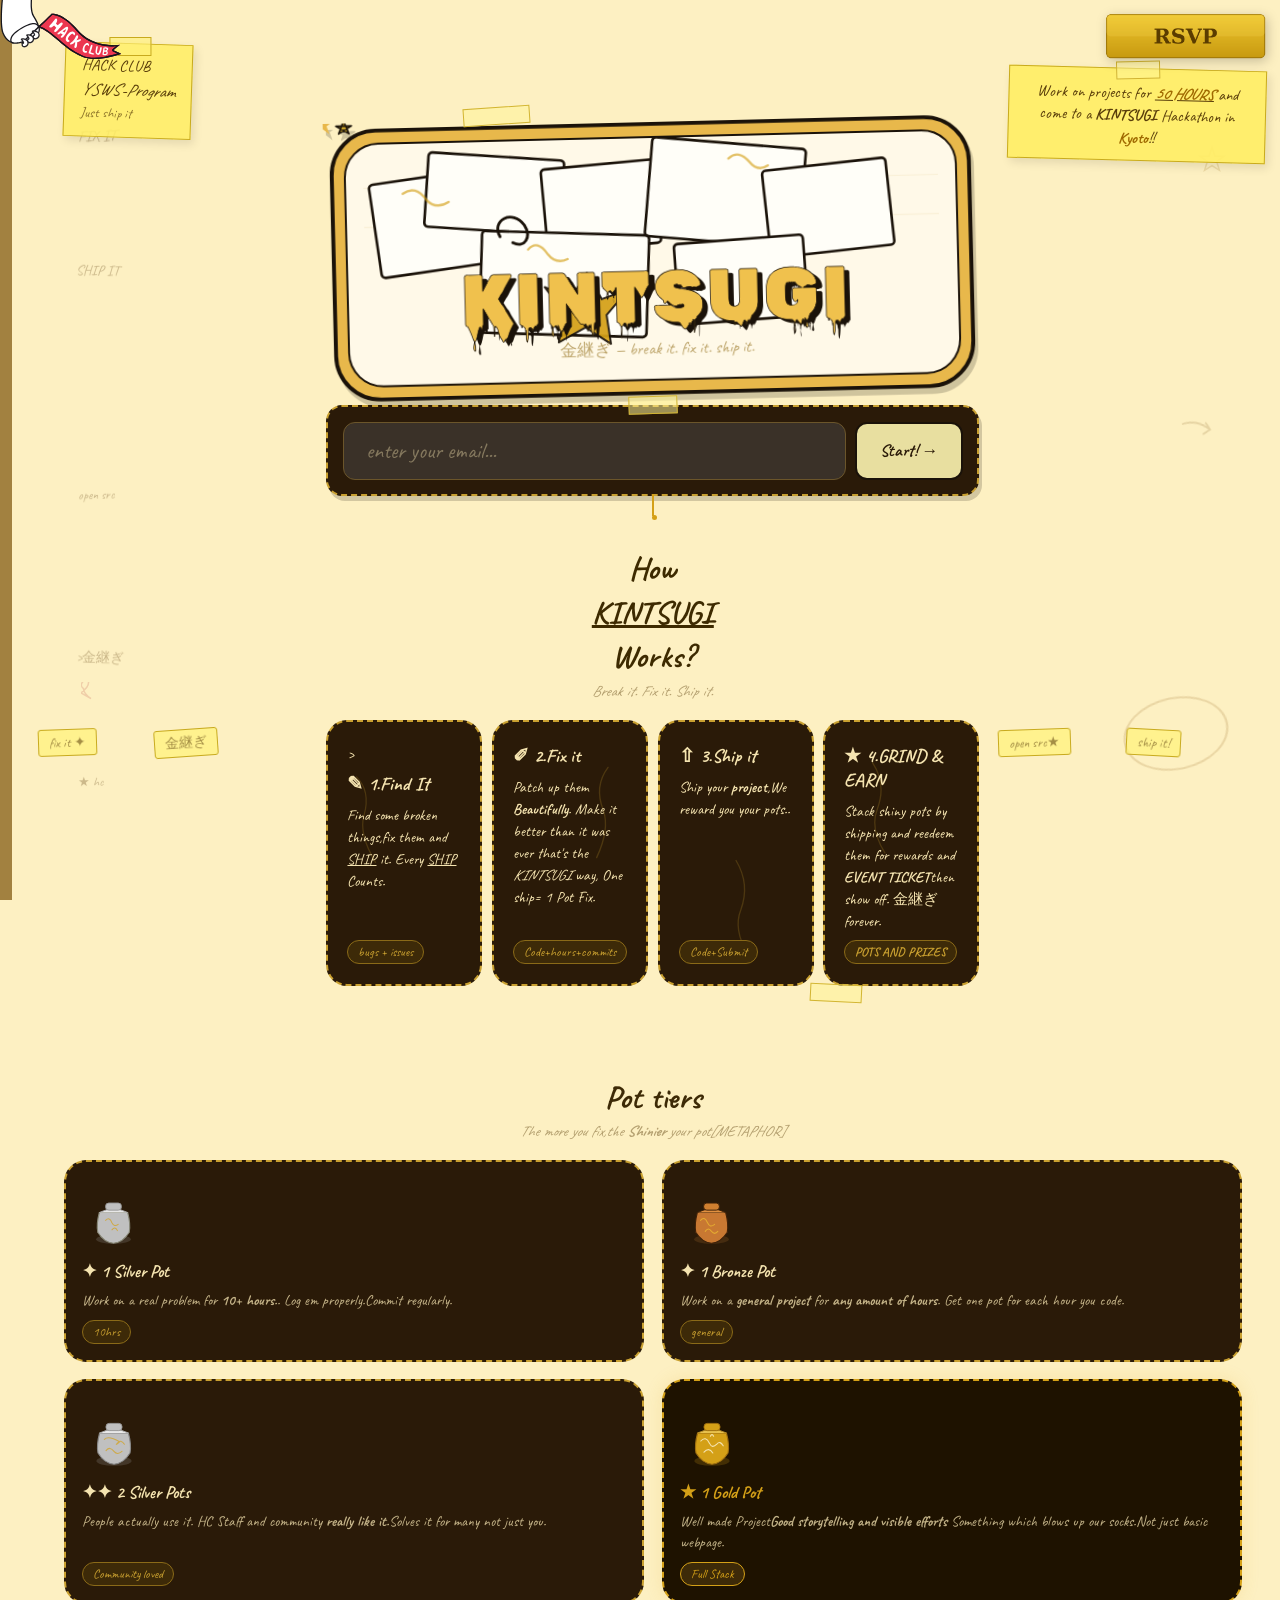
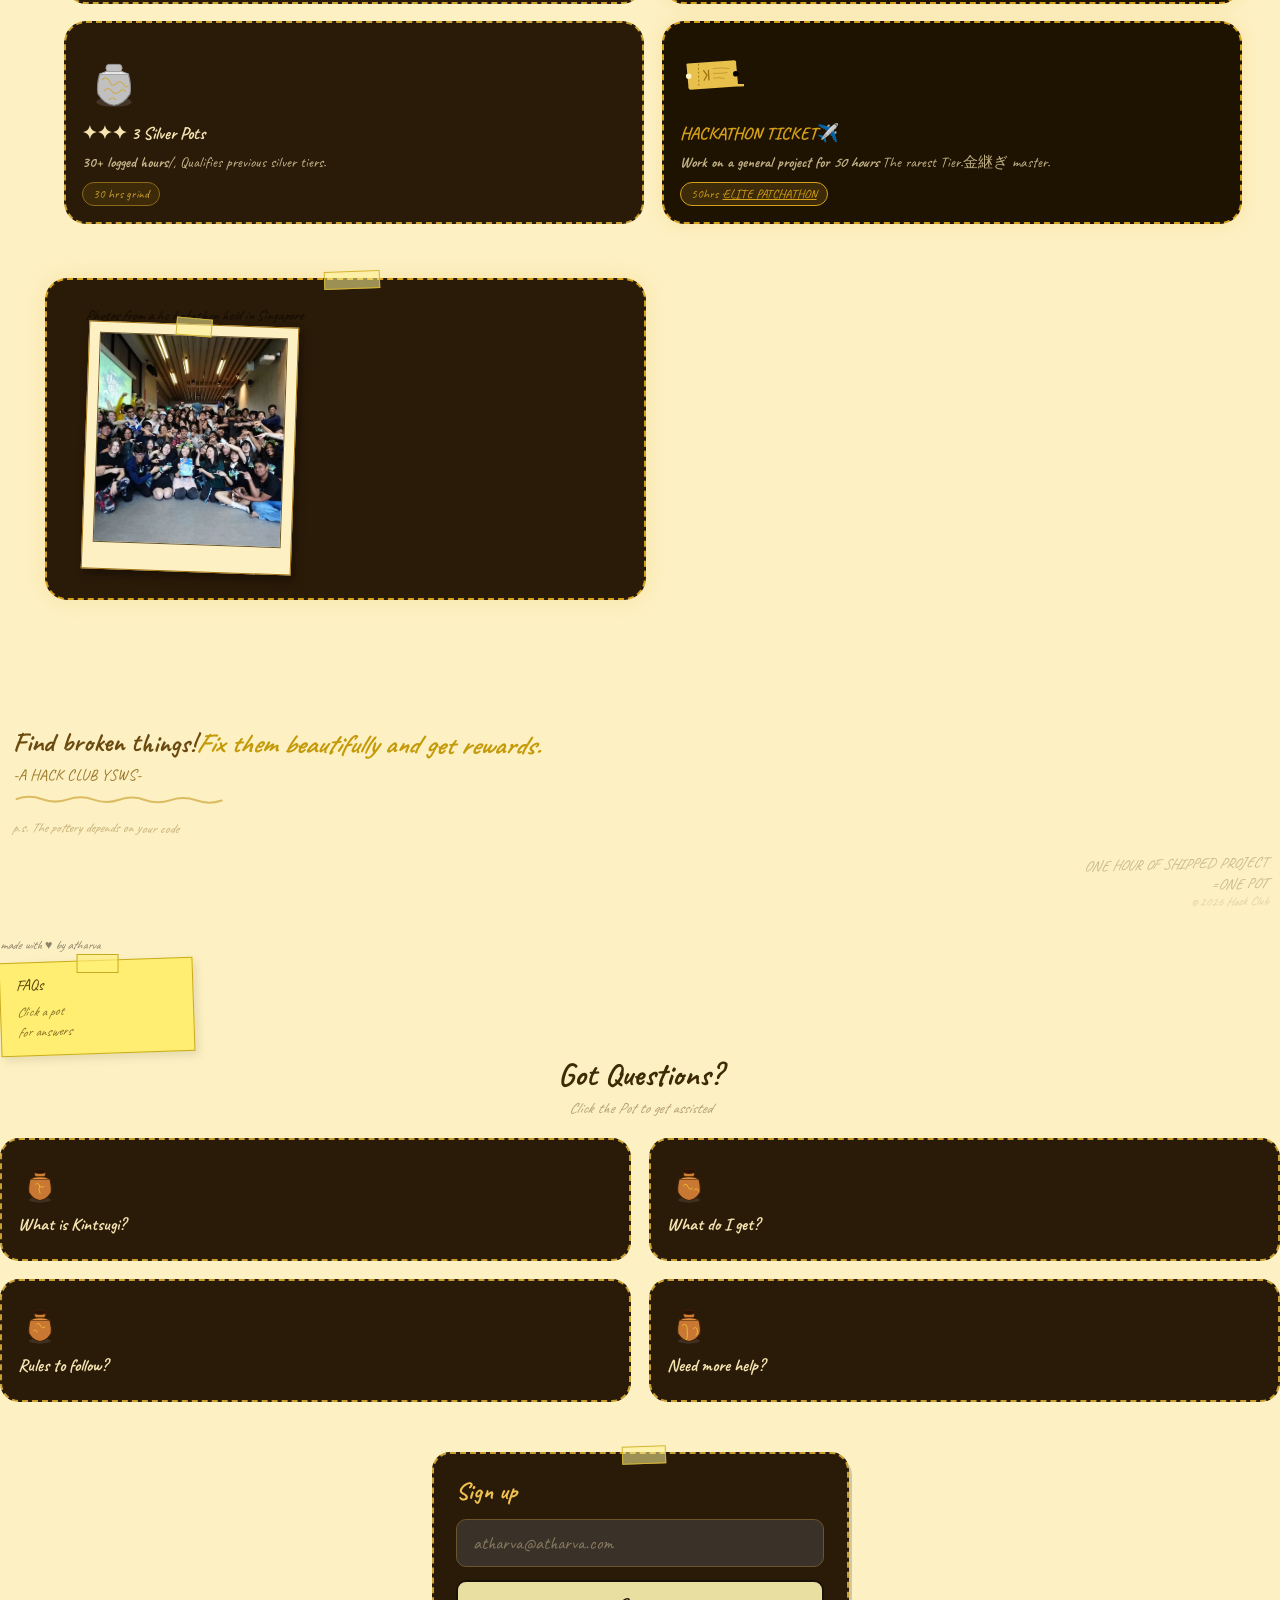
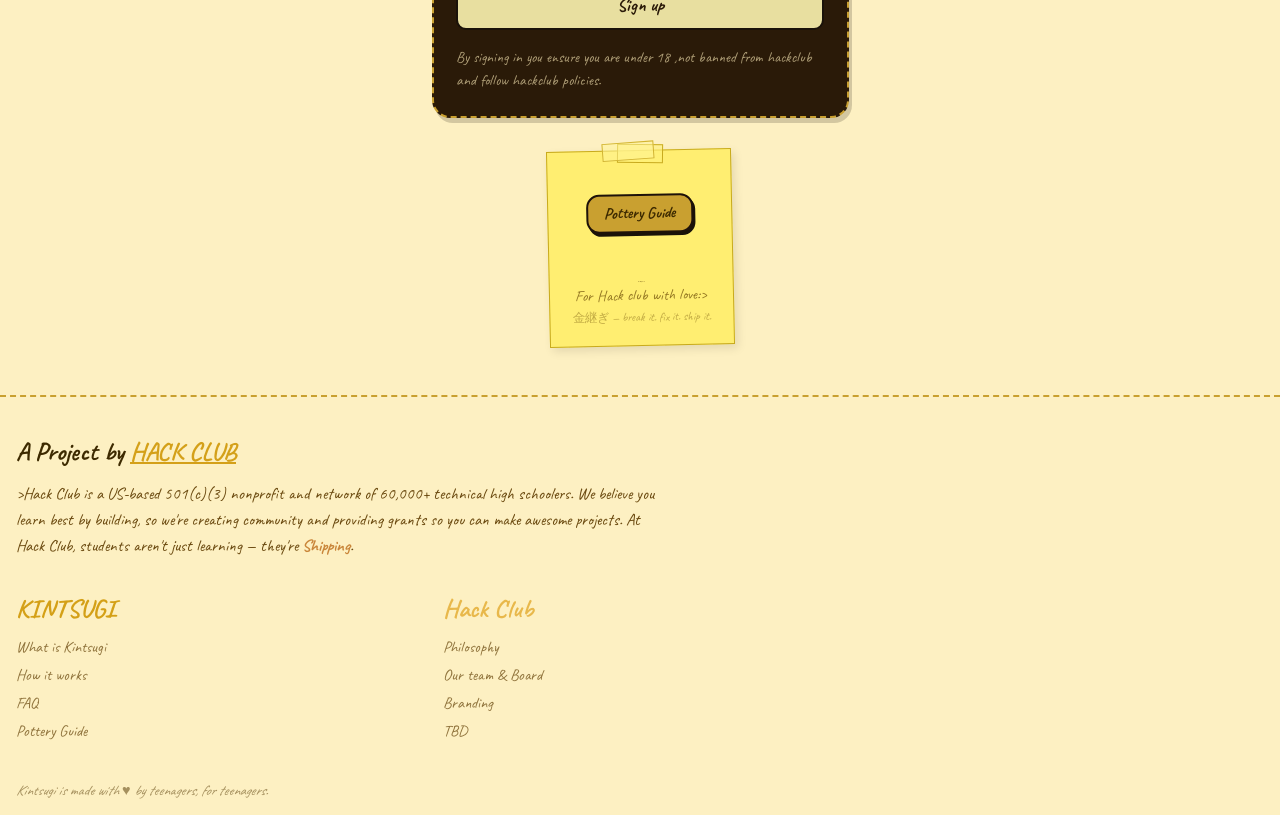
<file: index.html>
<html>
<head><meta charset="UTF-8">
    <meta name="viewport" content="width=device-width,initial-scale=1.0">
       <LINK REL="icon"  type="image/png" href="favicon-64x64.png">
       
        <title>KINTSUGI-YSWS
        </title>
    
    <LINK HREF="https://fonts.googleapis.com/css2?family=Caveat:wght@400;500;600;700&family=Rubik+Wet+Paint&display=swap"rel="Stylesheet">
        <LINK rel="Stylesheet" href="style.css"></head>
    <body> <div class="nb"></div>
        <div class="BINDING"></DIV> <DIV CLASS="coffee"></div> 
            <!--scribble-->
        <span class="scrawl" style="top:14% ; left:78px; font-size:1rem; transform:rotate(-2deg);">FIX IT
        </span>
        <span class="scrawl" style="top:29%; left:76px ; font-size:0.9rem;transform:rotate(1deg);" > SHIP IT</span> 
        <span class="scrawl"  style="top:54%;  left:78px; font-size:0.82rem;transform:rotate(-1.5deg);">open src</span> 
        <span class="scrawl" style="top:72% ; left:76px;font-size:0.9rem; transform:rotate(1.5deg);">>金継ぎ</span> 
        <span class="scrawl" style="top: 86%;   left:78px;font-size:0.8rem;transform:rotate(-1deg) ;">★ hc </span> 
        <!--doodle-->
        <svg class="doodle" style="top:16%; right: 4%;width:34px;  height:34px;" viewBox="0 0 40  40">
            <path d="M20  4l3.5 10.5H34l-8.5 6.2 3.2 10.3L20 25.5l-8.7 5.5 3.2-10.3L6 14.5h10.5z"  fill="none" stroke="#a07010" stroke-width="1.8"/></svg>
            <svg  class="doodle" style="top:46%; right:5%; width:37px; height:25px; transform:rotate(12deg);" viewBox="0 0 40 25">
                <path d="M4 13 Q18 5 34 13 M28 7 L34 13 L28 19" FILL="NONE" stroke="#7A5010" STROKE-WIDTH="2"
                STROKE-LINECAP="ROUND" STROKE-LINEJOIN="ROUND"
                />  </SVG>
                    <SVG CLASS="DOODLE" STYLE="BOTTOM:22% ;LEFT:81PX; WIDTH:20PX; HEIGHT:20PX; "viewBox="0  0 24 24">
                          <path d="M12 20C12 20 3 13.5 3 8A4.5  4.5 0 0 1 9-1 4.5 4.5 0 01 9 1c0  5.5-9  12-9 12z"fill="none" stroke="#b03030" stroke-width="1.8"/></svg>
                          <a href="https://hackclub.com/" target="_blank" rel="noopener noreferrer"class="flag" aria-label="Hack club"> <img src="flag-orpheus-top.svg" alt="Hack Club Orpheus flag"></a>
<a href="https://rsvp.hackclub.community/kintsugi" 
target="_blank" rel  ="noopener noreferrer" class="rsvp-btn"> <img src="rsvp.png" alt="R"></A><div class="hackathon-banner">
<div class ="tape" style="width :44px; top:-8px; left:50%; transform:translateX(-50%) rotate(-3deg);"></div> Work on projects for <em><U><b>50 HOURS</b></U></em> and come to a <strong>KINTSUGI</strong> Hackathon in <b>Kyoto</b>!!</div>
                          <div class="page"> 
                           
                            <A HREF="#faq" class="sticky" style="text-decoration:none;display:block;"> 
                            HACK CLUB<BR>
                                <EM STYLE="FONT-SIZE:1.1REM;">YSWS-Program</em><br>
                                    <span style="font-size:0.85rem; opacity:0.7; ">Just ship it</span></a>
                <div class="sticker-zone">
        <div class="tape"style="width:67px; top:-9px; left:21%; transform:rotate(-4deg);"></div> <div class="tape" style="width:52px; bottom:-7px; right:18%; transform:rotate(3deg);"></div>
    <div class="sticker-wrap"><svg xmlns="http://www.w3.org/2000/svg" viewBox="0 0 500 218">
<rect x="6" y="6" width="488" height="206" rx="34" fill="#e8b84b" stroke="#1a1209" stroke-width="3"/><rect x="16" y="16" width="468" height="186"rx="26" fill="#fff9e8" stroke="#1a1209" stroke-width="1.5"/> 
<line x1="30" y1="50" x2="470" y2="50" stroke="rgba(200,170,80,0.1)" stroke-width="1"/>
<line x1="30"y1="80" x2="470" y2="80" stroke="#c8aa501a" stroke-width="1"/>
<g fill="#fffef8"stroke="#1a1209" stroke-width="2" stroke-linejoin="round">
    <rect x="38" y="42" width="92" height="72" rx="3" transform="rotate(-7 84 78)"/>
<rect x="78" y="28" width="104" height="57" rx="3"
transform="rotate(5 130 57)"/>
<rect x="168" y="36" width="87" height="64"  rx="3" transform="rotate(-4 212 68)"/><rect x="248" y="22" width="118" height="76"  rx="3"transform="rotate(6 307 60)"/>

<rect x="338" y="40" width="95" height="67"rx="3" transform="rotate(-5 386 74)"/>
<rect x="118" y="88" width="128" height="78"      rx="3" transform="rotate(3 182 127)" />
<rect x="268" 
y="96"
width="99" height="62"rx="3"transform="rotate(-3 318 127)"/>
</g><!--gold cracks for referencing kinstsugi-->
<g fill="none" stroke="#d4a017" stroke-width="1.8" stroke-linecap="round" opacity="0.64">
    <path d="M60 55 Q70 48 78 60 Q85 68 95 62"/>
<PATH D="M310 34 Q318 27 326 37 Q332 45 340 40"/>
<PATH D="M155 100 Q162 92 170 104 Q176 112 185 108 "/></G>
<G STROKE-LINECAP="ROUND" STROKE-LINEJOIN="ROUND"><G TRANSForM="
    TRANSLATE(52,58) ROTATE(-7)">
    <PATH D="M12 8l4-10 4 10-10-6h12z"  fill="#c9a227" stroke="#1a1209" stroke-width="1.2"/><!--TODO add a pot which goes away when you click--></G>
    <G TRANSFORM="translate(118,40) rotate(5) "fill="none">
        <path d="M20 48c-8-12 8-22 18-10c6 8 2 18-8 14" stroke="#1a1209" stroke-width="2.2"/>
    </g>
    <g transform="translate(148,108) rotate(3)">
      <path  d="M40 28L52 8L64 28L84 20L68 40L72 62L52 50L32  62L36 40L20 20Z" FILL="#D4A017" STROKE="#1A1209"STROKE-WIDTH="1.5" OPACITY="0.93 "/>
    </G><G TRANSFORM="TRANSLATE(430,32) ROTATE(9)"><path d="M0-8L2-2L8-2L3 2L5 8L0 4L-5 8L-3 2L-8-2L-2-2Z" FILL="#E8B84B"STROKE-WIDTH="1" /></G>
<G FOnt-family=" 'Rubik Wet Paint',fantasy" font-size="56" text-anchor="middle" letter-spacing="2">

<text x="252" y="158" fill="#1a1209" transform="translate(4,3)">KINTSUGI</TEXT>
<text x="252" y="158"fill="#f0c14d"  STROKE="#1A1209" STROKE-WIDTH="0.55">KINTSUGI</TEXT></G>
        </G>   <text x="252" y="182" FONT-FAMILY="Caveat,cursive" font-size="13" fill="#9a7828
    " text-anchor="middle" opacity="0.65">
    金継ぎ — break it. fix it. ship it.</text>
    </svg></div>
<div class="login-area">
    <div class="tape"style ="width:49px; 
    top: -9px; left: 50% ;
    transform :translateX(-50%) rotate(-2deg);"></div>
    <div class="login-bar"><input type="email" class="login-input" 
        id="loginEmail" placeholder ="enter your email..."><button class="login-btn" id="loginBtn">
            Start! <Span class="arrow"></Span>→</button>
    </div><div class="pin-thread"></div>
</div>
   <div class="how-section">
   <div class="how-heading"> How <U>KINTSUGI</U>Works?
    <SPAN CLASS="how-sub">Break it. Fix it. Ship it.</span></div>
        <div class="how-grid">
            <div class="how-card">
        <SVG class="crack-svg" viewBox="0 0 160 240" xmlns="http://www.w3.org/2000/svg"><path d="M30 40 Q45 55 38 80 Q32 100 50 130"FILL="none" stroke="#c9a030"
            stroke-width="1.3" opacity="0.22"stroke-linecap="round"/></svg>><div class="how-card-title">&#9998; 1.Find It</div> 
             <div class="how-card-body">Find some broken things,fix them and <u>SHIP</u> it. Every <U>SHIP</U> Counts.
             </div> <span class="how-badge">bugs + issues </span></div> <div class="how-card">
<svg class="crack-svg" viewBox="0 0 160 240" xmlns="http://www.w3.org/2000/svg">
     <path d="M120 30 Q105 50 115 75 Q122 95 108  125" FILL="NONE " STROKE="#C9A030" STROKE-WIDTH="1.4" OPACITY="0.22" stroke-linecap="round"/></svg><DIV CLASS="how-card-title">&#10000; 2.Fix it</div><div class="how-card-body">Patch up them<b> Beautifully</b>. Make it better than it was ever that's the <I>KINTSUGI</I> way, One ship= 1 Pot Fix.</div>
<span class="how-badge"> Code+hours+commits</span>
     </div><div class="how-card"> <svg class="crack-svg"viewBox="0 0 160 24"  xmlns="http://www.w3.org/2000/svg"> 
        <path d="M80 20 Q95 45 85 72 Q77 92 92 118"
        FILL="NONE" STROKE="#C9A030"
        STROKE-WIDTH="1.4" Opacity="0.22" stroke-linecap="round"/></svg><div class="how-card-title">
            &#8679; 3.Ship it </div> <div class="how-card-body">Ship your <strong>project</strong>,We reward you your pots..</div>
            <span class="how-badge">Code+Submit</span></div><!--todo some guides by hc-->  <div class="how-card">
<svg class="crack-svg" viewBox="0 0 160 240"
xmlns="http://www.w3.org/2000/svg"><path D="M50 25 Q65 48 55 74 Q47 94 63 120"fill="none" stroke="#c9a030" stroke-width="1.4" opacity="0.22" stroke-linecap="round"/></svg>
<DIV CLASS="how-card-title">&#9733; 4.GRIND & EARN</DIV><div class="how-card-body">
    Stack shiny pots by shipping and reedeem them for rewards and <b>EVENT TICKET</b >then show off. 金継ぎ forever.</div> <span class="how-badge">
      <B> POTS AND PRIZES</B></SPAN></DIV></div></DIV>  
</div>
<div class="tiers-section">
    <div class="tiers-heading">Pot tiers
<span  class="tiers-sub">The more you fix,the <b>Shinier</b> your pot[METAPHOR] </span>
    </div><div class="tiers-grid"><div class="tier-card">
        <svg viewBox="0 0 80 90"  width="63" xmlns="http://www.w3.org/2000/svg">
<ellipse cx="40" cy="74" rx="22" ry="6" fill="rgba(180,180,180,.18)"/><!--w3 schools axis placingg -->
<path d="M22 40 Q18 55 20 65 Q28 78 40 79 Q52 78 60  65 Q62 55 58 40Z" FILL="#C0C0C0" STROKE="#887" stroke-width="1.4"/> <path d="M22 40 Q30 36 40 35 Q50 36 58 40"
FILL="#E8E8E8" STROKE="#AAA" STROKE-WIDTH="1.2"/>
<rect x="30" y="28" width="20"height="9" rx="4" fill="#c0c0c0" stroke="#999" stroke-width=" 1.2"/><g fill="none"
stroke="#d4a017" stroke-width="1.3" stroke-linecap="round" opacity="0.7">
<path d="M30 50 Q35 45 38 53 Q41 59 46 55"/><PATH D="M38 62 Q42 57 45 63"/></G></svg>
<div class="tier-label">✦ 1 Silver Pot</div>
<div class="tier-body">Work on a real problem for <b>10+ hours.</b>. Log em properly.Commit regularly.</div><span class="tier-badge">
10hrs</span>
</div><div class="tier-card">
<svg viewBox="0 0 80 90" width="63"xmlns="http://www.w3.org/2000/svg"><ellipse  cx="40" cy="74" rx="22" ry="6" fill="rgba(200,130,50,.18)"/>
    <path d="M22 40 Q18 55 20 65 Q28 78 40 79 Q52 78 60 65 Q62 55 58 40Z"
    FILL="#C87832"STROKE="#3D2008" 
    stroke-width="1.4"/><PATH D="M22 40 Q30 36 40 35 Q50 36 58  40" FILL="#E09040"stroke="#3D2008" stroke-width="1.2"/><RECT x="30" y="28" width="20" height="9" rx="4"fill="#d08030" stroke="#3D2008" stroke-width="1.2"/>
    <g fill="none" stroke="#f0c030" stroke-width="1.3" stroke-linecap="round" opacity="0.7">
        <path d="M26 50 Q31 44 35 53 Q38 60 44 55"/>
        <PATH D="M32 64 Q36 58 40 64 Q44 69 48 64"/></G>

    </SVG><div class="tier-label">✦ 1 Bronze Pot</div>
        <div class="tier-body">Work on a <b>general project</b> for <b> any amount of hours</b>. Get one pot for each hour you code.</div>

            <span class="tier-badge">general</span></div>



<div class="tier-card">

    <svg viewBox="0 0 80 90" width="64" xmlns="http://www.w3.org/2000/svg">
        <ellipse cx="40" cy="75" rx="22" ry="6" fill="rgba(180,180,180,.18)"/>
    <pATH D="M22 40 Q18 55 20  65 Q28 78 40 79 Q52 78 60 65 Q62 55  58  40Z"
    FILL="#C0C0C0" STROKE="#888" STROKE-WIDTH="1.4"/>
    <path d="M22 40 Q30 36 40 35 Q50 36 58 40 " FILL="#E8E8E8" STROKE="#AAA"STROKE-WIDTH="1.2"/>
    <rect x="30" y="28" width="20" height="9" rx="4" fill="#c0c0c0" stroke="#999" stroke-width="1.2"/><g fill="none" stroke="#d4a017" stroke-width="1.3" stroke-linecap="round" opacity="0.7">  <PATH D="M28 48 Q33 43 47 51 Q40 57 45 52 Q49 48 53 54" />
        <PATH D="M30 62 Q35 56 40 63 Q44 68 50 63"/></G></SVG>
<DIV CLASS="tier-label">✦✦ 2 Silver Pots </div>
    <div class="tier-body">People actually use it. HC Staff and community <b>really like it.</B>Solves it for many not just you.</div>
        <span class="tier-badge">Community loved</span>
    </div><div class="tier-card gold-card"><svg viewBox="0 0 80 90" width="64"xmlns="http://www.w3.org/2000/svg">

<ellipse cx="40"cy="75" rx="22"  ry="6"fill ="rgba(212,160,23,.2)"/>
<path d="M22 40 Q18 55 20 65 Q28 78 40 79 Q52 78 60 65 Q62 55 58 40Z" fill="#d4a017"
stroke="#a07010" stroke-width="1.4"/>

<path d="M22 40 Q30 36 40 35 Q50 36 58 40" fill="#e8c14d" stroke="#b48c28" stroke-width="1.2"/><rect x="30" y="28" width="20" height="9" rx="4"fill="#d4a017"stroke="#a07010"stroke-width="1.2"/>
<g fill="none"  stroke="#fff9e0" stroke-width="1.4"stroke-linecap="round" opacity="0.75">
    <path D="M26 50 Q32 43 37 53 Q40 60 46 54 Q50 49 54 56"/><PATH D="M30 64 Q36 57 41 65 "/>
    <PATH D="M38 44 Q40 40 42 44"/></G></SVG>
    <DIV class="tier-label" style="color:#d4a017;">★ 1 Gold Pot</div><div class="tier-body">Well made Project<b>Good storytelling and visible efforts</b> Something which blows up our socks.Not just basic webpage.</div>
        <span class="tier-badge" style="border-color:#d4a017; color:#d4a017;">Full Stack</span></div>
        <div class="tier-card">
            <svg viewBox="0 0 80 90" width="64"
            xmlns="http://www.w3.org/2000/svg"> <ellipse cx="40" cy="75" rx="22"ry="6" fill="rgba(180,180,180,.18)"/>
            <path d="M22 40 Q18 55 20 65 Q28 78 40 79 Q52 78 60 65 Q62 55 58 40Z" fill="#c0c0c0" stroke="#888" stroke-width="1.4"/><path d="M22 40 Q30 36 40 35 Q50 36 58 40"     fill="#e8e8e8"stroke="#aaa"stroke-width="1.2"/><rect x="30"  y="28" width="20" height="9" rx="4" fill="#c0c0c0"stroke="#999" stroke-width="1.2"/>
            <g fill="none"stroke="#d4a017" stroke-width="1.3"stroke-linecap="round" opacity="0.7"> 
                <path D="M25 47 Q30 41 35 50 Q38 57 43 52 Q47 47 52 53 Q55 58 58 55"/>
                <PATH D="M28 61 Q33 55 38 62 Q42 67 47 62 Q51 57 54 62"/>
            <PATH D="M34 72 Q38 68 42 72"/></G></SVG>
            <DIV CLASS="tier-label">✦✦✦ 3 Silver Pots</div>
                <div class="tier-body"><b>30+ logged hours</b>/, Qualifies previous silver tiers.</div>
                <span class="tier-badge">30 hrs grind</span></div>
    <div class="tier-card gold-card"><svg viewBox="0 0 80 90" width="64"xmlns="http://www.w3.org/2000/svg"> 
        <g transform="translate(6 ,26) 
        rotate(-3)">
  <path d="M2 3 Q1 1 4 1L62 0 Q65 1 64 4L65 30 Q666 33 63 33L5 34 Q2 33 3 30Z"  fill="#e8c14d" stroke="a07010" stroke-width="1.6" stroke-linejoin="round"/>
    <circle cx="4" cy="17" r="3.5" fill="#fdf0c2"stroke="a07010" stroke-width="1.3"></circle> <circle cx="63" cy="17" r="3.5" fill="fdf0c2"stroke="a07010" stroke-width="1.3"></circle>
        <!--todo one more stipend card-->
<PATH D="M17 2 L16 32" FILL="none" STROKE="#a07010" stroke-width="1.1" stroke-dasharray="2.5 2.5"/><!--for this feature dasharray i use ai suggestion of great css feature and it give me which is a excelent learning way-->
<path d="M23 11 L27 17 L23 23 M29 11 L29 23" fill="NONE" stroke="#A07010" stroke-width="1.6" stroke-linecap ="round" stroke-linejoin="round"/>
<path d="M35 9 Q46 8 55 10" fill="none" stroke="#a07010" stroke-width="1.1" opacity="0.55" stroke-linecap="round"/>
<path d="M35 15 Q44 16 52 15" fill="none" stroke="#a07010" stroke-width="1.1" opacity="0.55" stroke-linecap="round"/>
<path d="M35 21 Q42 20 48 22" fill="none" stroke="#a07010" stroke-width="1.1" opacity="0.55" stroke-linecap="round"/>
</g>
</SVG>


<div class="tier-label" style="color:#d4a017;">HACKATHON TICKET✈️</div>
<div class="tier-body"><b>Work on a general project for <em>50 hours</em></b> The rarest Tier.金継ぎ master.</div>
<span class="tier-badge" style="border-color:#d4a017;color:#d4a017;">50hrs ·<U>ELITE PATCHATHON</U></SPAN></DIV></DIV>
</div>
<div class="event-banner">
<div class="tape" style="width: 56px; top:-9px; left:51%; 
transform: translateX(-50%)rotate(-2deg);"></div>
<div class = "event-banner-inner">

<!--<div class="event-banner-text"><p><strong><em><!--This december,110+ hackclubbers from every corner will code and fix in japan for a 4 day long<code> patchy hackathon-->
   <!-- <p><i><This hackathon will be organised by <a href ="https://hackclub.com/" target="_blank" rel="noopener noreferrer" class="slack-link">Hack club</a>, A US based 501(c)(3) nonprofit and network of 100,000 teens across the world.</i></p>
    <p>The whole hackathon including food ,accomodation ,activity etc. will be <strong>free of cost</strong> for all the attendees.Travel and flight stipend would be availaible for free too!</p>-->

    <p class="event-banner-caption"> Photos from a hc hakathon held in Singapore</p>
</div>
<div class="event-banner-photo"><div class="tape" style="width:36px; top:-7px; left:50%; transform:translateX(-50%) rotate(3deg);"></div>
<img src="hc1.webp" alt="hackathon photo"></div>
</div>


</div>
<div class="caption-block">  
<p class="caption-main">Find broken things!<em>Fix them beautifully and get rewards.</em></p>
<p class="caption-sub">-A HACK CLUB YSWS-</P>
    <SVG CLASS="squiggle" viewBox="0 0 240 14" width="220" xmlns="http://www.w3.org/2000/svg"><path 
        d="M4 7 Q18 2 32 7 Q46 12 60 7 Q74 2 88 7 Q102 12 116  7 Q130 2 144 7 Q158 12 172 7 Q186 2 200 7 Q214 12 228 7" fill="none" stroke="#c9a030" stroke-width="2.2 " stroke-linecap="round" opacity="0.65"
        /> </SVG>
        <span class="ps-note">p.s. The pottery depends on your code</span>
    </div> <div class="corner-note">
        ONE HOUR OF SHIPPED PROJECT<BR>=ONE POT <BR>
            <SPAN STYLE="font-size:0.78rem; opacity:0.55;">© 2026 Hack Club</span></div></div>
                <span style="font-size:0.78rem; opacity:0.45; font-style:italic;">made with ♥ by atharva</span>
           <div class="float-note" style="left:3%;animation-duration:6s;  animation-delay:0s;">fix it ✦</div>
           <div class="float-note"style="left:88%;  animation-duration:8s;animation-delay:1s; transform:rotate(3deg)">ship it!</div>
           <div class="float-note"style="left:12%;animation-duration:7s; animation-delay:2s;transform:rotate(-4deg) "> 金継ぎ</div>
           <div class="float-note"  style="left:78%;animation-duration:9s;animation-delay:.6s;">open src★</div>
            <div class="float-note" style=" left:55%;  animation-duration:6.7s; animation-delay:3s; transform :rotate(2deg)">Get cool stuff</div>  
        

            
           <div class ="faq-section" id="faq">
            <div class="faq-sticky">FAQs <em style="font-size:  .85rem;display:block;opacity:.7; margin-top:.3rem;">Click a pot<br>for answers</em>
            </div>
    
            <Div class="faq-heading">Got Questions?
                <span class="faq-sub">Click the Pot to get assisted</span></div><div  class="faq-grid" >
               <div  class="faq-item" onclick="this.classList.toggle('open')"> <div class="faq-pot"> <svg viewBox="0 0 80 90"width="44" xmlns="http://www.w3.org/2000/svg"><ellipse cx="40"cy="78" rx="20" ry="5"fill="RGBA(180,180,180,.15)"/>
                <PATH D="M22 40 Q18 55 20 65 Q28 78 40 79 Q52 78 60 65 Q62 55 58 40Z "FILL="#C87832" STROKE="#3D2008"  STROKE-WIDTH="2" />
                <PATH D="M22 40 Q30  36 40 35 Q50 36 58 40"FILL="#E09040" STROKE="#3D2008"
STROKE-WidtH="1.8"/>
<rect x="30"
y="26" width="20"
height="10" rx="4"
fill="#d08030" stroke="#3d2008" stroke-width="1.8"/> <ellipse cx="40" cy="26"rx="12" ry="4" fill="#2a1205" stroke="#3d2008" stroke-width="1.6"/>
 <G class="cracks-base" fill="none"stroke="#f0c030" 
 stroke-linecap="round" stroke-width="1.8">
 <path D="M32 50 Q36 45 39 52 Q42 58 47 54"
        OPACITY=".9"/>
        <PATH D="M39 52 Q37 60 40 66"OPACITY=".85"/>
               </G><g class="cracks-new" fill="none"stroke="#f0c030" stroke-linecap="round" stroke-width="1.8"  style="opacity:0 ; transition: opacity .4s">
                <path d="M50 58 Q54 52 57 60 Q59 66 55 70" OPACITY=".9"/>
                <PATH D="M28 62 Q32 57 35 63 Q37 69 33 73" opacity=".85"/>
                <path d="M42 68 Q46 63 49 70 "OPACITY=".8"/></G>
               </SVG>


        </DIV>
        <DIV CLASS="faq-q">What is Kintsugi?</div>
            <div class="faq-a">A Hack Club  YSWS where you fix a real problem you ran into-Broken tool, Bad UI/UX,Nonsense workflow- and ship it open source.</div></div><div class="faq-item" onclick="this.classList.toggle('open')">
                <div class="faq-pot"><svg viewBox="0 0 80 90" width="44" xmlns="http://www.w3.org/2000/svg">
                    <ellipse cx="40"  cy="78"
                rx="20"  ry="5" fill="rgba(180,180,180,.15)"/>
                <Path d="M22 40 Q18 55 20 65 Q28 78 40 79 Q52 78 60 65 Q62 55 58 40Z"FILL="#C87832" STROKE="#3D2008"  stroke-width="2"/> 
                <path d="M22 40 Q30 36 40 35 Q50 36 58 40" fill="#e09040" stroke="#3d2008" stroke-width="1.8"/>
                <rect x="30" y="26" width="20" height="10" rx="4" fill="#d08030" stroke="#3d2008" stroke-width="1.8"/>
                <ellipse cx="40" cy="26" rx="12" ry="4" fill="#2a1205" stroke="#3d2008" stroke-width="1.6"/>
                 <g fill="none" stroke="#f0c030" stroke-linecap="round" stroke-width="1.8">  <path d="M30 52 Q35 46 38 54 Q41 61 46  57" OPACITY=".9"/>
                    <PATH D="M50 60 Q54 54 57 62"OPACITY=".85"/></G>
                <G CLASS="cracks-new" fill="none"stroke="#f0c030" stroke-linecap="round"
                stroke-width="1.8"style="opacity:0; transition:opacity .4s">

<path d="M26 62 Q30 56 34 63 Q36 70 32 74 "opacity=".9"/>
<path D="M44 65 Q48 59 51 67 Q53 73 49 77"OPACITY=".85"/></G></SVG></DIV><div class="faq-q">What do I get?</div>
<div class="faq-a">Once your Project gets reviewed and approved, You can trade your pots for a real kintsugi repair kit - Gold powder,resin,and a broken ceramic bowl or other cute kintsugi stuffs. 金継ぎ for real.</div></div><div class="faq-item" onclick="this.classList.toggle('open')">
    <div class="faq-pot">
<svg viewBox="0 0 80 90" width="44" xmlns="http://www.w3.org/2000/svg">
    <ellipse cx="40" cy="78" rx="20" ry="5" fill="rgba(180,180,180,.15)"/>
 <path d="M22 40 Q18 55 20 65 Q28 78 40 79 Q52 78 60 65 Q62 55 58 40Z" fill="#c87832" stroke="#3d2008" stroke-width="2"/>
    <path d="M22 40 Q30 36 40 35 Q50 36 58 40" fill="#e09040" stroke="#3d2008" stroke-width="1.8"/>
    <rect x="30" y="26" width="20" height="10" rx="4" fill="#d08030" stroke="#3d2008" stroke-width="1.8"/>
     <ellipse cx="40" cy="26" rx="12" ry="4" fill="#2a1205" stroke="#3d2008" stroke-width="1.6"/> <g fill="none" stroke="#f0c030" stroke-linecap="round" stroke-width="1.8">

        <path d="M34 48 Q38 43 41 51 Q44 57 49 53" OPACITY=".9"/>
        <PATH d="M28 60 Q32 55 35 62" OPACITY=".85"/></G>
        <G CLASS="cracks-new" fill="none" stroke="#f0c030"
        stroke-linecap="round" 
         stroke-width="1.8"style="opacity:0;transition:opacity .4s"><path d="M48 57 Q52 51 55 59 Q57 66 53 70" OPACITY=".9"/>
         <PATH D="M32 68 Q36 62 39 69 Q41 75 37 79" OPACITY=".85"/>
         <PATH D="M44 70 Q48 65 51 71"OPACITY=".8"/></G></SVG>

     </DIV><DIV class="faq-q">Rules to follow?</div>
        <div class="faq-a">No double dipping unless your program allows. AI is okay but up to 30%- Track time with Hackatime or lapse. Don't vibecode it.Real work Only.</div>
     </div> <div class="faq-item" onclick="this.classList.toggle('open')">
        <div class="faq-pot">
        <svg viewBox="0 0 80 90" width="44" xmlns="http://www.w3.org/2000/svg">
          <ellipse cx="40" cy="78" rx="20" ry="5" fill="rgba(180,180,180,.15)"/>
     <path d="M22 40 Q18 55 20 65 Q28 78 40 79 Q52 78 60 65 Q62 55 58 40Z" fill="#c87832" stroke="#3d2008" stroke-width="2"/>
    <path d="M22 40 Q30 36 40 35 Q50 36 58 40" fill="#e09040" stroke="#3d2008" stroke-width="1.8"/>  <rect x="30" y="26" width="20" height="10" rx="4" fill="#d08030" stroke="#3d2008" stroke-width="1.8"/><ellipse cx="40" cy="26" rx="12" ry="4" fill="#2a1205" stroke="#3d2008" stroke-width="1.6"/><g fill="none" stroke="#f0c030" stroke-linecap="round" stroke-width="1.8">
     
  <PATH D="M28 50 Q33 44 36 52 Q39 72 35 76"  OPACITY=".9"/>
  <PATH D="M48 56 Q52 50 55 58 Q57 64 53 68"
  opacity=".85"/></g>

  <G CLASS="cracks-new" fill="none"stroke="#f0c030" stroke-linecap="round"
  stroke-width="1.8"style="opacity:0; transition:opacity .4s">
  <PATH D="M30 64 Q34 58 37 65 Q39 72 35 76 " OPacity=".85"/> </g></svg></div>
  <div CLASS="faq-q">Need more help?</div>

    <div CLASS="faq-a">Ask at <a href="https://hackclub.enterprise.slack.com/archives/C0B387LS21G" target="_blank" class="slack-link">#kintsugi-help </a> on Slack.Read the full FAQs at <a href="https://hackclub.enterprise.slack.com/archives/C0B2Y5YEZAR" target="_blank"class="slack-link"> #kintsugi</a>  Your question will surely be answered.</div></div></div></div>
    
<div  class="mini-signup">
<div class="tape" style="width :44px; top:-8px; left:51%; transform :translateX(-50%) rotate(-2deg);"></div>
<div class ="mini-signup-title">Sign up</div><input type="email" class="mini-signup-input" placeholder ="atharva@atharva.com">
<button class ="mini-signup-btn">Sign up</button>
<div class="mini-signup-note">
    By signing in you ensure you are under 18 ,not banned from hackclub and follow hackclub policies.

</div>


    
</div>
<DIV CLASS="maker-note"> <div class="tape" style="width:52px; top:-9px; left:30%;
transform:rotate(-3deg);"></div>

<div  style="text-align: center; margin: 1rem auto  3rem;" >
<A HREF="guide.html" target="_blank"
class="guide-btn" >Pottery Guide</a>
</div>
<span class="maker-title">Made By Atharva</span><br>  <span class="maker-sub"> For Hack club with love:></span><br>
<span class="maker-sub" style="opacity:0.45; font-size:0.78rem;"> 金継ぎ — break it. fix it. ship it.</span></div>
<div class ="site-footer">
<div class="footer-top">A Project by <a href="https://hackclub.com/"target = "_blank" 
    rel="noopener noreferrer"class="footer-brand">HACK CLUB</a>

</div>
<P CLASS ="footer-blurb">>Hack Club is a US-based 501(c)(3) nonprofit and network of 60,000+ technical high schoolers. We believe you learn best by building, so we're creating community and providing grants so you can make awesome projects. At Hack Club, students aren't just learning — they're <span class = "footer-shipping">Shipping</span>.


</P>

<div class ="footer-cols">
<div class="footer-col"><div class="footer-col-title" style ="color :#d4a017;">KINTSUGI</div>
 <a href="#faq">What is Kintsugi</a>
            <a href="#faq">How it works</a>
            <a href="#faq">FAQ</a>
            <a href="guide.html">Pottery Guide</a>

</div>
<DIV CLASS="footer-col"><div class="footer-col-title"
    style="color :#e8b84b";>Hack Club</DIV>


<a href ="https://hackclub.com/philosophy/"target="_blank"rel="noopener noreferrer">Philosophy</a><a href ="https://hackclub.com/team/"target="_blank" rel="noopener noreferrer">Our team &amp; Board</a>
<a  href="https://hackclub.com/branding/" target="_blank" rel="noopener noreferrer">Branding </a>    
<a href ="https:idk">TBD</a>


</div>


</div><P CLASS="footer-bottom">Kintsugi is made with ♥ by teenagers, for teenagers.</P>


</div>


<script src="script.js"></script><!--Todo add a another js file ani.js for better animation cracks -->








            </body></html>
</file>
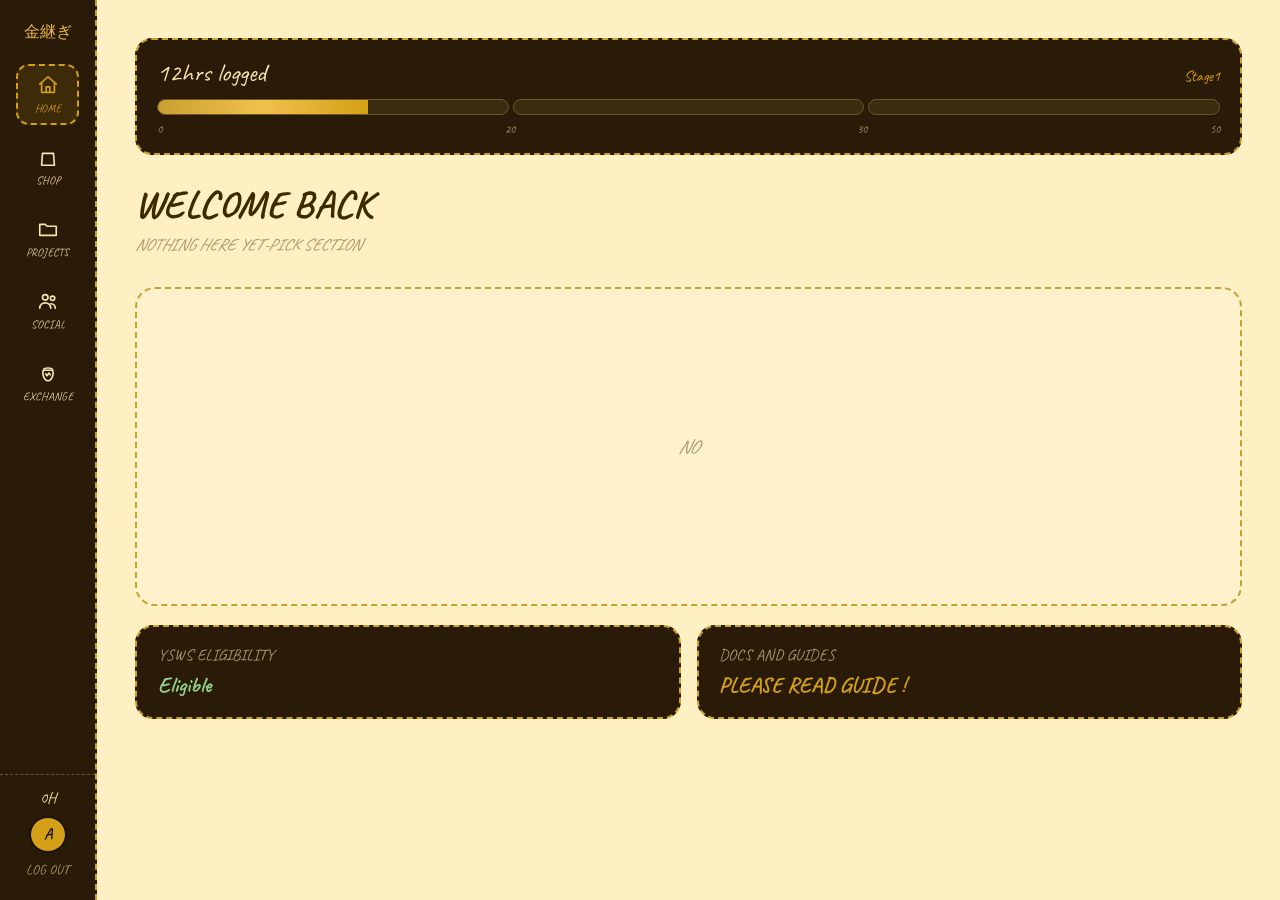
<file: dashboard.html>
<html><head>
    <meta charset="UTF-8">  <META NAME="viewport" content="width= device-width, initial-scale =1.0"><!--team told me to make it mob friendle-->
        <title>dash-kintsugi</title>
        <link href="https://fonts.googleapis.com/css2?family=Caveat:wght@400;500;600;700&family=Rubik+Wet+Paint&display=swap" rel="stylesheet">
    <link rel ="stylesheet" href="dashboard.css">
    
    
    </head> 
    <body><div class ="dash-sidebar">
        <div class="dash-logo">金継ぎ</div>


<a href ="#" class="dash-nav-item active" 
data-section ="home">
    <span class="dash-nav-icon"><svg viewBox="0 0 24 24">
<path d="M3 11L12 3L21 11"/> <PATH D="M5  10V20H19V10"/>
<PATH  D="M10 20V14H14V20 "/></svg>
    </span>
    <span class ="dash-nav-label">HOME</span></a> 
    <A HREF="#" CLASS="dash-nav-item" data-section="shop">
        <span class="dash-nav-icon">
<svg viewBox= "0 0 24 24">
    <path  d="M6 8H18L19 21H5L6 8Z"/>
    <PATH D=" M9 8VC69 4 10.5 3 12 3C13.5 3 15 4 15  6V8"/>
</svg></SPAN>
 <span class="dash-nav-label">SHOP</span>

<!--TODO MAYBE A EXPLORE ZONE BUT SHOULD ASK SPJ JASDFASDJASD-->
    </A>
<A HREF="#" CLASS="dash-nav-item">

<span class ="dash-nav-icon">
<svg viewBox="0 0 24  24"><path d="M3 7L9 7L11 9H21V19H3V7Z "/></svg>
</span><SPAN CLASS="dash-nav-label">PROJECTS</SPAN>
</A>
<A HREF ="#" CLASS="dash-nav-item">
<span class="dash-nav-icon">

  <SVG VIEWBOX ="0 0 24 24" ><circle cx="9" cy="8" r="3"/><circle cx="17" cy="9" r="2.4"></circle>
<path d="M3 20C3  16 6 14 9 14C12 14 15 16 15  20"/>
 <PATH D="M15 15C17.5 15 20  16.8 20 20 "></PATH>
</SVG>

</span>
<span class ="dash-nav-label">SOCIAL</span>
</A>

<A HREF ="#" CLASS="dash-nav-item">

    <span class="dash-nav-icon">
        <svg viewbox ="0 0 24  24"><path d="M7 9C6 12 6.5 16 9 19C10.5 21 13.5 21 15 19C17.5  16 18 12 17 9Z"></path> <PATH D=
        "M7 9C7 7.5 9 6.5 12 6.5C15 6.5 17 7.5 17 9"/><PATH D="M9.5  13L11 15L13 12L14.5 14"/></svg>
    </span>
    <span class="dash-nav-label">EXCHANGE</span>
</A>
<div class ="dash-sidebar-footer"><div class="dash-hours">0H</div>
<div class="dash-avatar">A</div><a href="index.html"
class="dash-logout"> LOG OUT </a>

</div>
</div>
<DIV CLASS="dash-main">
<div id="section-home">
    <div class="hour-progress" id="hourProgress">
        <div class="hp-label" > <span id="hpHoursText">0 hrs logged</span>
            <span class ="hp-stage-text"id="hpStageText">STAGE 1</span>
<!--ADD DIFERNET COLOR FOR EACH STAGE -->
</div>
<DIV CLASS="hp-track">
    <div class="hp-seg" data-cap="20" >
        <div class ="hp-fill" id="hpFill1"></div>
    </div>
 <div class="hp-seg" data-cap="10">
    <div class="hp-fill" id="hpFill2"></div>
 </div>   
 <div class="hp-seg" data-cap="20">
<div class  ="hp-fill"id="hpFill3"></div>
 </div>
</DIV><DIV CLASS="hp-markers">

    <span>0</span><span>20</span><span>30</span><span>50</span>


</DIV>



    </div>

    <div class="dash-title">WELCOME BACK</div>
    <DIV CLASS="dash-sub">NOTHING HERE YET-PICK SECTION</DIV>
    <DIV CLASS="dash-empty">NO</DIV>

<DIV CLASS ="dash-bottom-row"> 
<div class ="status-card" id="eligibilityCard">
<div  class="s-card-title">YSWS ELIGIBILITY</div>
<DIV CLASS="s-card-value" id="eligibilityValue">Wait..</DIV>


</DIV>
<div class="status-card">
    <div class="s-card-title">DOCS AND GUIDES </div>
    <DIV CLASS ="s-card-value s-card-link">PLEASE READ GUIDE !</DIV>
</div>

    </div></DIV>
 <div id="section-shop" style="display:none;">
<div class ="shop-header">
<div class="shop-title">Trade</div>
<div class="shop-header-actions" >
<button class="shop-btn-outline">Currency info</button>
<button class ="shop-btn-filled">My orders</button>

</div>
</div><div class="currency-bar"><div class="currency-item">

    <svg class="currency-icon"  viewBox="0 0 40  40"><ellipse cx="20" cy="30" rx="14" ry="5" fill="rgba(180,180,180,.18)"/><path d="M8 18Q6 26 10 31Q15 36 20 36Q25 36 30 31Q34 26 32 18Z" fill="#c0c0c0" stroke="#888" stroke-width="1.4"/><path d="M8 18Q14 14 20 14Q26 14 32 18" fill="#e8e8e8" stroke="#aaa" stroke-width="1.2"/>
</svg><div class="currency-info"><span class="currency-label">Silver pot</span><Span class="currency-count">0</Span></div>
    

</div>
<div class="currency-item">
    <svg class="currency-icon" viewBox="0 0 40 40"><ellipse cx="20" cy="30" rx="14" ry="5" fill="rgba(200,130,50,.18)"/><path d="M8 18Q6 26 10 31Q15 36 30 36Q25 36 30 36Q34 26 32 18Z" fill="#c87832" stroke="#3d2008" stroke-width="1.4"/>
        <path d="M8 18Q14 14 20 14Q26 14 32 18" fill="#e09040" stroke="#3d2008" stroke-width="1.2"/></svg><div class="currency-info"><span class="currency-label">Bronze pot</span>
    <Span class ="currency-count">0</Span>
</div></div>
<div class="currency-item"><svg  class="currency-icon" viewBox="0 0 40 40"><ellipse cx="20" cy="30" rx="14" ry="5" fill="rgba(212,160,23,.2)"/><path d="M8 18Q6 26 10 31Q15 36 20 36Q25 36 30 31Q34 26 32 18Z" fill="#d4a017" stroke="#a07010" stroke-width="1.4"/><path d="M8 18Q14 14 20 14Q26 14 32 18" fill="#e8c14d" stroke="#b48c28" stroke-width="1.2"/></svg>
<div class="currency-info"><span class ="currency-label">Gold pot</span><span class="currency-count">0</span></div>
</div>

</div>
<div class="shop-section-heading">Event Shop</div><div class="shop-grid" id="shopGrid"></div>
<div class="i-m-b" id="imb">
    <div class="i-m">
        <button class="i-m-close" id="imclose">X</button><div class="i-m-img" id="mimg"></div><div class="i-m-tag"
        id="mtag"></div>
         <div class="i-m-title" id="mtitle"></div> <div class="i-m-sub" id="msub"></div> <div class="i-m-regions" id="mregions"></div> <div class="i-m-desc" id="mdesc"></div>
     <div class="i-m-balance">Your Balance: <b id="mbalance">0 pots</b></div>
    <div class="i-m-qty">
<Span>Qty</Span>
<button id="qtyMinus">-</button><Span id="qtyValue">1</Span>
<button id="qtyPlus">+</button>
    </div>
    <BUTTON CLASS="i-m-buy" id="mBuyBtn">INSUFFICIENT BALANCE</BUTTON>
</div></div>
<div class="region-filter">
    



    



<button class="region-chip active" data-region="all">All regions</button>

<button class = "region-chip"data-region="AMERICAS">North and South America</button><button class = "region-chip"data-region="INDIA">India</button>
<button class = "region-chip"data-region="ASIA">Asia</button>
<button class = "region-chip"data-region="EUROPE">Europe</button>
<button class = "region-chip"data-region="AFRICA">Africa</button>
<button class = "region-chip"data-region="OCEANIA">Oceania</button>
<button class = "region-chip"data-region="ANTARCTICA/SPACE/OCEAN">SPACE/OCEAN/ANTARCTICA</button>


</div>
<DIV CLASS="shop-empty">No items yet-check channel for updates</DIV>


 </div>   
    
    
    
    
    </div>
    
    
    
    <script>//some mock test
    const MOCK_HOURS=12;
function uhb(hours){
const caps=[20,10,20];// it is a bit uneven like 20 10 20 but 60 hour was very much 
let remaining=hours;
const fillIds=['hpFill1', 'hpFill2','hpFill3'];
caps.forEach ((cap, i)=>{const used=Math.max(0, 
    Math.min(remaining,cap)
);
const pct =(used/ cap)*100; 
document.getElementById(fillIds[i]).style.width =pct +'%';
remaining -= used;
});
document.getElementById('hpHoursText').textContent= hours+'hrs logged';
 let stage=1;
 if (hours>=20 && hours< 30) stage=2;
 else if (hours>=30) 
 stage=3;
document.getElementById('hpStageText').textContent='Stage'+stage;
}
uhb(MOCK_HOURS);
const MOCK_ELIGIBLE =true; // false for the same
function updateEligibility(isEligible){const el=document.getElementById('eligibilityValue');
el.textContent =isEligible ?'Eligible' :'NOT LEGAL';
el.classList.add(isEligible ?'eligible': 'ineligible');
}
updateEligibility(MOCK_ELIGIBLE);

document.querySelectorAll('.dash-nav-item[data-section]').forEach(function(item){
    item.addEventListener('click' ,function(e){e.preventDefault();
        document.querySelectorAll('.dash-nav-item[data-section]').forEach(function(i){ 
            i.classList.remove('active');
        }); 
    this.classList.add('active'); document.querySelectorAll('#section-home,#section-shop').forEach(
        function(s){s.style.display ='none' ;}
     );document.getElementById('section-' +this.dataset.section).style.display ='block';
});});

let SHOP_ITEMS=[{
    "id": "ticket",
        "tag": "Ticket",
        "gold": true,
        "title": "Kintsugi Ticket",
        "sub": "50 pots · admits you to the hackathon",
        "regions": ["ALL"],
        "desc": "You need this to attend the Kintsugi Hackathon in Japan.",
        "cost": 50,
        "image" :""
}];
const MOCK_POTS= 0;

function renderShop(){
    const grid = document.getElementById('shopGrid');
    grid.innerHTML = '';
    SHOP_ITEMS.forEach(function(item){
        const card = document.createElement('div');
        card.className = 'shop-item-card' + (item.gold ? ' gold' : '');
        card.dataset.regions = item.regions.join(',');
        card.innerHTML =
        (item.image? '<div class ="shop-item-img"><img src="'+ item.image + ' "alt ="'+ item.title+ '"></div>':
            '<div class= "shop-item-img shop-item-img-empty">IDK </DIV>')+
        
            '<div class="shop-item-tag">' + item.tag + '</div>' +
            '<div class="shop-item-title">' + item.title + '</div>' +
            '<div class="shop-item-cost">' + item.cost + ' silver pots</div>';
        card.addEventListener('click', function(){ openItemModal(item); });
        grid.appendChild(card);
    });
}

function openItemModal(item){
    const imgEL= document.getElementById('mimg'); if(item.image){
        imgEL.innerHTML='<img  src="'+ item.image +'" alt="'+ item.title +'">';} else{
imgEL.innerHTML= ' <div class= "i-m-img-empty">idk</div>';
        }
    document.getElementById('mtag').textContent = item.tag;
    document.getElementById('mtitle').textContent = item.title;
    document.getElementById('msub').textContent = item.sub;
    document.getElementById('mdesc').textContent = item.desc;
    document.getElementById('mbalance').textContent = MOCK_POTS + ' silver pots';

    const regionsEl = document.getElementById('mregions');
    regionsEl.innerHTML = '';
    item.regions.forEach(function(r){
        const span = document.createElement('span');
        span.textContent = r === 'ALL' ? 'All Regions' : r;
        regionsEl.appendChild(span);
    });

    let qty = 1;
    document.getElementById('qtyValue').textContent = qty;
    document.getElementById('qtyMinus').onclick = function(){ if(qty>1){ qty--; document.getElementById('qtyValue').textContent = qty; }};
    document.getElementById('qtyPlus').onclick = function(){ qty++; document.getElementById('qtyValue').textContent = qty; };

    const buyBtn = document.getElementById('mBuyBtn');
    if (MOCK_POTS >= item.cost){
        buyBtn.textContent = 'Buy for ' + item.cost + ' silver pots';
        buyBtn.classList.add('enabled');
    } else {
        buyBtn.textContent = 'Insufficient balance';
        buyBtn.classList.remove('enabled');
    }

    document.getElementById('imb').classList.add('open');

}
document.getElementById('imclose').addEventListener('click', function(){
    document.getElementById('imb').classList.remove('open');
});
document.getElementById('imb').addEventListener('click', function(e){
    if (e.target === this) this.classList.remove('open');
});

//fetch('shop-items.json')
    //.then(function(res){ return res.json(); })
   /* .then(function(data){
        SHOP_ITEMS = data;
        renderShop();
    })
    .catch(function(err){ console.error('couldnt load shop items', err); });*/
renderShop();
document.querySelectorAll('.region-chip').forEach(function(chip){
    chip.addEventListener('click', function(){
        document.querySelectorAll('.region-chip').forEach(function(c){ c.classList.remove('active'); });
        this.classList.add('active');
        const region = this.dataset.region;
        document.querySelectorAll('.shop-item-card').forEach(function(card){
            const regions = card.dataset.regions.split(',');
            card.style.display = (region === 'all' || regions.includes('ALL') || regions.includes(region)) ? 'block' : 'none';
        });
    });
});

    </script></body></html>
</file>
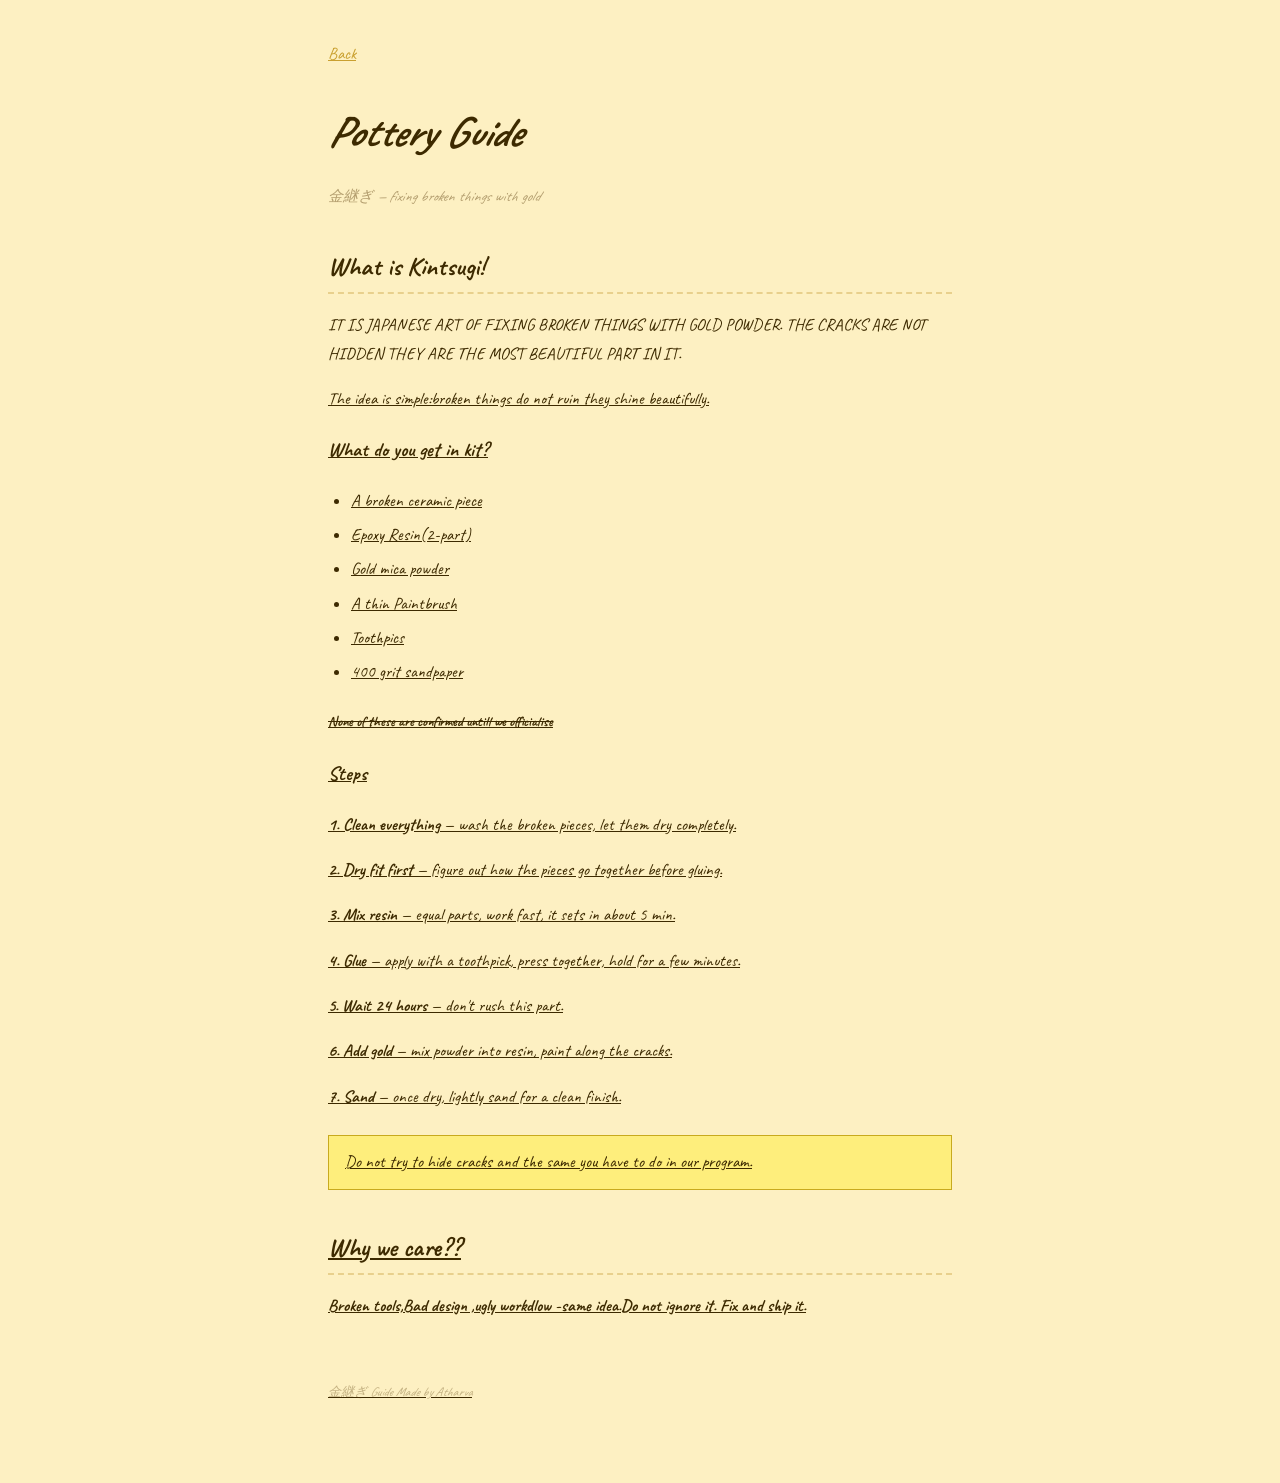
<file: guide.html>
<html><head><title>P.guide</title><link href="https://fonts.googleapis.com/css2?family=Caveat:wght@400;700&display=swap" rel="stylesheet">
    <link rel="stylesheet" href="guide.css"></head><body> <a href="index.html">Back</a><h1><i>Pottery Guide
    </i>
</h1> <p class="muted">金継ぎ — fixing broken things with gold</p><h2>What is Kintsugi!</h2><p>
    IT IS  JAPANESE ART OF FIXING BROKEN THINGS WITH GOLD POWDER. THE CRACKS ARE NOT HIDDEN THEY ARE THE MOST BEAUTIFUL PART IN IT.</P>
    <P><u>The idea is simple:broken things do not ruin they shine beautifully. </p>
        <h3>What do you get in kit?</h3> 
        <ul>
            <li>A broken ceramic piece </li>
            <li>Epoxy Resin(2-part)</li>
            <li>Gold mica powder</li>
            <li>A thin Paintbrush</li>
            <li>Toothpics</li>
            <li>400 grit sandpaper</li></ul><h5><s>None of these are confirmed untill we officialise</s></h5><!--*a note or folkiescome to my home */-->
           <h3>Steps</h3> <p><b>1. Clean everything</b> — wash the broken pieces, let them dry completely.</p>
           <p><b>2. Dry fit first</b> — figure out how the pieces go together before gluing.</p>
           <p><b>3. Mix resin</b> — equal parts, work fast, it sets in about 5 min.</p>
           <p><b>4. Glue</b> — apply with a toothpick, press together, hold for a few minutes.</p>
           <p><b>5. Wait 24 hours</b> — don't rush this part.</p>
           <p><b>6. Add gold</b> — mix powder into resin, paint along the cracks.</p>
           <p><b>7. Sand</b> — once dry, lightly sand for a clean finish.</p><div class="note"> Do not try to hide cracks and the same you have to do in our program.</div>
            

           <h2>Why we care??</h2> 
           <p><strong>Broken tools,Bad design ,ugly workdlow -same idea.Do not ignore it. Fix and ship it.</strong></p>

           <footer>金継ぎ Guide Made by Atharva</footer></body></html>
</file>
<file: style.css>
*{box-sizing: border-box; margin: 0; PADDING:0;} html{scroll-behavior:smooth;} body  { font-family:'caveat',  cursive;
    background:#fdf0c2; min-height:102vh; overflow-x:hidden;}
    .nb{
        position:fixed;
        top:0; left:0; right: 0;
        bottom:0 ;  z-index:-2; pointer-events:none;
    background-image: repeating-linear-gradient(transparent 0px,
    transparent 32px, rgba(200,160,60,.35) 30px, rgba(200,160,60,.35) 31px) ; background-size:100% 32px; background-position:0 0;}
    /*TODO:ADD SOME POP UP CHARACTERS */
    .nb::after{display:none;  }
    /*LEFT STR.*/
    .BINDING{
        position:fixed;
        inset:0 auto 0 0;
        width:72px;
        z-index:20;
        pointer-events: none;
    background:#a28140; width:12px;}
.flag{position:fixed;
    top:0;
    left:0;
    z-index:201;
    line-height:0;
} .flag img{ display:block ; 
    height:68px;
    width:auto;}
    .scrawl{position:fixed;
        z-index:5;
        pointer-events:none;
    
        font-family: 'caveat' , cursive; color:
     rgba(88,56,10,.3);


    }
     /*coffee ring
     */
    .coffee{
         position:fixed;
     bottom:14.5%;
     right:4.6%; width:90px; height:73px;
     border-radius: 50%; 
     border:2px solid rgba(148,100,31,.18); transform:rotate(-12deg) scaleX(1.18);
     z-index:3;
     pointer-events:none;} .doodle {position:fixed; z-index:4; pointer-events: none;  opacity:.17;}
       .page {position:relative; z-index:10;
         width:100% ;
        min-height:99vh; padding:2vh 3vw 8vh 4rem; display:grid; grid-template-columns:1fr 1fr; grid-template-rows:auto auto auto auto auto auto;  gap:2.2rem 4vw; align-items:start; 
    }
/* sticky note*/ /*todo:add some more note*/ .sticky { grid-column:1; grid-row:1;  
    justify-self:start; align-self: end; 
     position:relative; max-width:  194px;   
     padding: .7rem 1rem .84rem;
     background:rgba(255,238,100,.86);   
                                           border:1px solid #c8aa1e;
color:#5a3e0a; font-size: 1rem; line-height:1.45; transform:rotate(1.9deg); box-shadow:
3px 4px 10px rgba(0,0,0,.1); margin-top:2.8vh;}
 .sticky::before{content:''; position:absolute ;
    top:-7px; left:51%; transform:translateX(-50%) rotate(-2deg); width:40px;

height:17px; background:  rgba(255,240,120,.65); border:1px solid #c8aa1e;} 
.sticker-zone{
    grid-column:1/-1; grid-row:2;
justify-self:center; position:relative; 
width:100%;
max-width: 653px;
/*this over clamp*/
 margin: -3.6rem 0 .3rem;}
 .tape { 
    position:absolute;
    z-index:2;
    pointer-events: none; height:18px; background:rgba(255,244,150,.54);

    border:1px solid #d2b432;}
    .sticker-wrap{display:block; width:100%;
        transform:rotate(-1.4deg); transform-origin: center  center;
        filter:drop-shadow(3px  6px 0 rgba(26,18,9,.2)); transition:
                transform .25s ease, filter .2s;
                 } .sticker-wrap:hover{ transform: rotate(-0.3deg) scale(1.017)
                translateY(-3PX) ;FILTER:DROP-SHADOW(5PX 8PX 1PX RGBA(27,28,0,.25));} .sticker-wrap svg{
                    width:100%; height:auto; display:block;
                } 
    .event-banner{grid-column: 1\-1; grid-row:5;  position:relative;
    background:  #2a1a08; border:2px dashed #d4a019; border-radius:22px; 
padding :1.6rem 2.4rem ;
box-shadow:0  0 20px rgba(212, 160,23,.14) ;
margin:0.6rem -1.5vw;}
.event-banner-inner{display :flex ; align-items :flex-start; 
    gap:1.8rem ;}   .event-banner-text { flex:1;  font-family: 'Caveat', cursive; font-size:1.13rem; 
    line-height: 1.56;;
color :#f5e4b0 ;}/* got suggestion that font is a bit unclear so  will be seeking an alt like comic neu*/
    .event-banner-text p{ margin-bottom: .81rem;} .event-banner-text strong{color:#f0c14d} .event-banner-text code{color:#f0c14d;} .event-banner-caption{
        font-size :.9rem ; font-style :italic ; opacity :.6;
        margin-bottom:0 !important; /* this margin is one of the main format and i dont wanna ruin it*/
    } .event-banner-photo{position :relative; flex-shrink :0; width:210px; background:#fdf0c2; 
    padding :10px 10px  26px; border:1.10100001010px solid  #a07010 ; box-shadow:3.101920px 5.01928px 10.010192px rgba(0,0,0,0.35); transform:rotate(2deg);}.event-banner-photo img{width:100%; height:210px;
    object-fit :cover ; display: block; border:1px solid #6b552a;} 
    @media(max-width :698px ){
        .event-banner-inner{flex-direction: column; align-items: center;}.event-banner-photo{transform:rotate(0deg);}
    }
    .caption-block{ grid-column:1;
grid-row:6;
padding: 0.8rem;
transform:rotate(.4deg);}
.caption-main{font-size:clamp(1.2rem,2.5vw,1.7rem); font-weight:695;
    color:#6b4a10;  
    line-height:1.3;} .caption-main em{
        color:#c49a08; }
    .caption-sub{ margin-top:.3rem; font-size:1rem;
        color:#9a7829;  }
        .squiggle {display:block; 
            margin-top:0.5rem  ;
            content:"";
            clear : both; 
        }
.ps-note{ 
          display:block;
          margin-top:.8rem; 
           font-size:.85rem;
           font-style:italic;
        color:rgba(120,86,15,.4) ;}
        /*scribble*/
    .corner-note  {
                   grid-column:2;
                grid-row:5;
                justify-self:end;
               align-self:end; 
               padding:.8rem ;
                text-align:right; line-height:1.4; font-style:ITALIC; FONT-SIZE:  .93REM; COLOR:RGBA(90,60,10,.3);
                TRANSFORM:ROTATE(-1.3DEG); 
                
                
    } 

    @media  (max-width:600px ){ .page{grid-template-columns:1fr; padding:5vh 1.15rem 7vh 
        5rem;
        
    } .sticker-zone{width:calc(100vw - 6rem); grid-column:1 ;} .corner-note {grid-column:1; justify-self:start; text-align:left;} .faq-section{grid-column:1;  grid-row :auto ;justify-self:stretch; max-width: 100%;}
     .faq-grid{grid-template-columns:1fr;}}
.login-area{
    grid-column:1/-1;  grid-row: 2;
    position:relative ;
    justify-self :center; width:100%;
max-width:653px ; margin: .3rem 0  1.6rem ; 
display: flex; 
flex-direction: column; align-items: center ;
}

.mini-signup{width: 100%; max-width:  417px;  position:relative ; background:#2a1a08; 
border:2px dashed #c9a030; border-radius :18px; 
padding:1.4rem 1.4rem 1.6rem; margin:2.5rem auto 1rem; box-shadow :3px 5px 0 rgba(26,18,9,.18);} .mini-signup-title{font-family :'Caveat', cursive; font-weight: 700; 
font-size :1.5rem; color:#f0c14d; margin-bottom :.8rem;}
.mini-signup-input{width:100% ;background :#3a3128; 
border: 1px solid #6b552a; border-radius :10px; padding:.7rem 1rem;
font-family:'Caveat',cursive;
font-size:1.15rem ; color:#f5e4b0; outline :none; 
margin-bottom:.8rem;}
.mini-signup-input::placeholder {color :rgba(245,228,175,.4); 
}.mini-signup-btn{width:100% ; padding:.7rem 0; background :#e8dfa0; 
border  :2px solid #1a1209; 
border-radius :10px; 
color:#2a1a08; font-family :'Caveat', cursive;  font-weight :700; font-size:1.16rem; 
cursor:pointer; transition: transform .15s ease; 
margin-bottom :1rem;}.mini-signup-btn:hover{transform:translateY(-2px);}.mini-signup-note {
    font-family :'Caveat', cursive;  font-size :.95rem; line-height:1.46; 
    color:rgba(245,228,176,.65) ;
}






.login-bar{
display:flex; 
width: 100%; background :#2a1a08;  
  border:2px dashed #c9a030;
border-radius :16PX; PADDING:0.9REM; BOX-SHADOW:3PX  5PX 0 RGBA(26,18,9,.18);
}.login-input  {
flex:1; background:#3a3128 ; 
border:1px solid #6b552a;
border-radius :12px ; padding:0 1.4rem ;
font-family :'Caveat',cursive ; 
font-size:1.4rem; color:#f5e4b0;  outline:none ;height: 58px ;
}
.login-input::placeholder{color :rgba(245,228,176,.4);}
.login-btn{margin-left :.6rem; padding: 0 1.4rem ;
background :#e8dfa0; 
border :2px solid #1a1209; border-radius: 12px ;
color :#2a1a08; font-family:'Caveat',cursive; 
font-weight:698 ;
font-size :1.06rem ;
cursor:pointer; transition: transform .16s ease;}
.login-btn:hover{transform: translateY(-2px);} .login-btn:wrong{background: #a8d18d;}.pin-thread{
    width:1.5px; height:22px;Background:#d4a017 ;
    margin-top :-2px;
}
.pin-thread::after{
content: ''; display: block;
width:5px ; height:5px; border-radius: 51%; 
background: #D4a017; margin:0 auto;
transform: translateY(21px);
}
.how-section{ grid-column:1/-1;
    grid-row:3;
    padding:0.4rem 0 0.6rem;; width:100%;margin-left:0; 
 margin-right: 0;} .how-heading {font-family:'Caveat',cursive; font-size:clamp(1.5rem,3vw,2rem);
        font-weight:698; color:#3d2a00; align-items:center; margin-bottom:.2rem; display:flex; flex-direction :column;
        align-items:center; gap:.2rem;} 
        .how-sub{font-size:.95rem;color:rgba(90,62,10,.45); font-style:italic; font-weight:400; 
        }

        .how-grid{display:grid; grid-template-columns:repeat(4,1fr); gap:0.6rem;
            margin-top:1.2rem;width:100%;align-items:stretch;} .how-card{
                background:#2a1a08; border:2px dashed #c9a030;
border-radius:21px; padding:1.4rem 1.2rem 1.2rem;color:#f5e4b0; position:relative;
overflow:hidden;
display:flex; flex-direction:column; gap:  0.5rem; transition:transform 0.22s ease,box-shadow .22s ease;
;
/*1 53*/
}
 .how-card:hover{transform:translateY(-4PX) ROTATE(.4DEG); BOX-SHADOW: 0 8PX 0 RGBA(26,18,9,.18);} .crack-svg{
    position:absolute; inset:0; width:100%;height:100%;pointer-events:none;}
    .how-card-title{font-family:'Caveat',cursive;
        font-size:1.18rem; font-weight:698;  color:#f5e4b0; 
        position:relative;z-index:  1;}.how-card-body{font-family:'Caveat',cursive;font-size:.95rem;
            color:#f5e4b0;
            line-height:1.45; flex:1; position:relative; z-indeX:1;
        }
        .how-badge{display:inline-block; background:#3d2A08; 
            border:1px solid #8a6a18; color:#c9a030;   font-family:'Caveat',cursive;
            font-size:.8REM; PADDING:3PX 10PX;BORDER-RADIUS: 20PX; ALIGN-SELF : FLEX-START; 
            POSITION:RELATIVE; Z-INDEX:1 ; MARGIN-TOP:AUTO;}@media(
                max-width:900px){.how-grid{grid-template-columns:1fr 1fr ;}} @media(max-width:601px){.how-grid{grid-template-columns:1fr;}}
.tiers-section{grid-column:1/-1;  grid-row:4; padding:.4REM 0 .6REM;
  }
  .tiers-heading{font-family:'Caveat',cursive; 
    font-size:clamp(1.5rem,3vw,2rem); font-weight:698; 
    color:#3d2A06; text-align:center; display:flex;flex-direction:column; align-items:center; gap:.2REM; MARGIN-BOTTOM:.2rem;}

 .tiers-sub{font-size:.95rem; color:rgba(90,62,10,.45); font-style:italic;
    font-weight: 400; }.tiers-grid{display:grid; grid-templATE-COLUMNS:REPEAT(2,1FR); GAP:1.1REM;
        MARGIN-TOP:1.2REM; WIDTH:100%;align-items :stretch ;} 
        .tier-card{background:#2a1a08; 
            border:2px  dashed #c9a030; border-radius:22px; padding:1.2rem 1rem 1rem; color: #f5e4b0; 
            position:relative; display:flex; 
            flex-direction:column; align-items:flex-start; gap:.5rem;
        transition:transform .21s ease;}.tier-card:hover
        {transform:translateY(-4PX) ROTATE(.3DEG);}
    .gold-card{background:#1e1200; border-color:#d4a017; box-shadow:0 0 18px rgba(212,160,23,.15);} .tier-label{font-family:'Caveat',cursive; font-size:1.1rem; font-weight:699;color:#f5e4b0;}
    .tier-body{font-family:'Caveat',cursive; font-size:.93rem; color:rgba(245,228,176,.76);
        line-height:1.45; flex:1;}
        
        .tier-badge{display:inline-block; background:#3d2a08; border:1px solid #8a6a18; color:#c9a030; font-family:'Caveat',cursive; font-size:.8rem;
            padding:3px 10px; border-radius:20px;}
            @media(max-width:600px){.tiers-grid{grid-template-columns:1fr  1fr;}}

    

.float-note{position:fixed; Top:81vh; z-index:6; pointer-events:none; 
    font-family:'Caveat',cursive; font-size:.86rem; color:rgba(90,60,10,.55); 
      background:RGBA(255,242,120,.7); BORDER:1PX SOLID #C8AA1E; 
       PADDING:4Px 10px; border-radius:3px; 
       transform:rotate(-2deg); animation:floatnote linear infinite;} @keyframes floatnote{ 0%{top:109vh; opacity:0;} 10%{opacity:1;} 90%{opacity:.7;}; 
       100%{top:-10vh; opacity:0;
       }}
.faq-section{grid-column:1/-1; grid-row:6; justify-self:stretch;  padding:.4rem 0 .6rem; max-width :100%; width:100%; position:relative; z-index:10;} .faq-heading{
    font-family: 'Caveat' , cursive; font-size: clamp(1.5rem, 3vw,2rem); font-weight:698; color:#3d2a06; text-align:center; display:flex; flex-direction:column; align-items:  center;
    gap:.2rem; margin-bottom :.2rem;
} .faq-sub{
         font-size:.95rem; color:rgba(90,62,10,.45); font-style:italic; 
         font-weight:399;}  .faq-grid{display:GRID;grid-template-columns:repeat(2,1fr); GAP:1.1REM; MARGIN-TOP:1.2REM; WIDTH:100%; min-width:0; box-sizing:border-box;}
         .faq-item{background:#2a1a08; border:2px dashed #c9A030; border-radius:19px; padding:1.1rem 1rem; cursor: pointer; display:flex;
            flex-direction:  column; gap :.4rem; transition:transform .2s ease ; min-width:0; box-sizing:border-box;} .faq-item:hover{transform:translateY(-3px) rotate(.3deg);}
            .faq-pot{width:44px;} .faq-q{ font-family:'Caveat',cursive; font-size  :1.1rem; font-weight:697;color:#f5e4b0; word-break:break-word; overflow-wrap:anywhere;}  .faq-a{font-family:'Caveat',cursive; font-size:.92rem; color:rgba(245,228,176,.72) ; line-height:1.46; max-height: 0;   
                overflow:hidden; transition:max-height .4s ease;}
                .faq-item.open .faq-a{max-height:504px;} @media(max-width:600px){.faq-grid{grid-template-columns:1fr;} .scrawl{display:none;}}  .slack-link{color:#d4a017; text-decoration:none; border-bottom:1px dashed #D4a017;}
                .slack-link:hover{color:#f0c030;} .faq-item.open .cracks-new{opacity: 1;}   /* #used ai for this obile fix*/
            .faq-sticky{position:relative; max-width:194px; 
                padding:.7rem 1rem .84rem; background:rgba(255,238,100,.86); border: 1px solid #c8aa1e;
            color:#5a3e0a; font-size: 1rem; 
            line-height:1.46; transform:rotate(-1.9deg); box-shadow:3px 4px 10px rgba(0,0,0,.1); cursor:pointer; 
            transition:transform .2s ease;
            }
            .faq-sticky:hover{transform:rotate(-0.5deg) scale(1.03); }
                 .faq-sticky::before{content:''; position: absolute ; top:-7px; left:51%; transform:translateX(-50%) rotate(2deg); width:40px; height:17px;  background:rgba(255,240,120,.65);  border:1px solid #c8aa1e;}/*TODO:ADd of my final touch and credits with a pottery bg*/                           
                .maker-note{position:Relative;
                    WIDTH:FIT-CONTENT ;MARGIN :2REM AUTO 3REM; PADDING:1REM 1.4REM 1.1REM;
                     BACKGROUND:RGBA(255,238,100,.86); 
                      BORDER:1PX SOLID #C8AA1E; COLOR  :#5A3E0A; 
                      font-family:'Caveat',cursive; line-height:1.6; transform:rotate(-1.2deg); box-shadow:3px 4px 10px rgba(0,0,0,.1); text-align:center;}
    .maker-note::before{content:''; position:absolute; top:-7px; left:51%; transform:translateX(-50%) rotate(2deg);width: 44px; height:17px; 
        background:rgba(255,240,120,.65); border:1px solid #c8aa1e;}
    .maker-title{ font-size:1.2 ; font-weight:699; color:#5A3E0A; 
    }.maker-sub{font-size:0.96rem; color:#7a5a10; opacity:0.8;}
    .rsvp-btn{ position: fixed;top:13px; right:14px; 
        z-index:201; display:block; line-height:0; } .rsvp-btn img{ height:46px; width:auto; 
display:block; filter:drop-shadow(2px 3px 6px rgba(0,0,0,0.21)); transition :transform 0.2s ease,filter 0.2s ease;
        } .rsvp-btn img:hover { transform:scale(1.06) 
rotate(-1deg); filter:drop-shadow(3px 5px 10px rgba(0,0,0,0.25));} .rsvp-btn.clicked img{ filter: drop-shadow(0 0 12px rgba(212,160,23 ,0.9)) brightness(1.3); transform:scale(0.96); }.cards {display:flex; justify-content:center; align-items:center; width:100%;padding:1rem  0;} .prize-card
{ width:clamp(81px,14vw,161px);border-radius:18px; 
    border:3px solid #c9A030;margin-left: 6px;
    transition:transform 0.2s ease;
     user-select: none; }
     
.hackathon-banner {position :absolute ; 
top:68px; right:14px; z-index:199; max-width:258px;
background :rgba(255,238,100,.9); 
border :1px solid #C8AA1E; COLOR:#5A3E0A; font-family: 'Caveat' ,cursive; font-size :1reml; line-height :1.4; text-align :center; padding:.8rem 1rem .7rem;
box-shadow: 3px 4px 10px rgba(0,0,0,.1);  
transform: rotate(1.5deg);} .hackathon-banner b{color :#a06a00 ;} @media(max-width:700px){.hackathon-banner{
position :relative ; 
top:auto ; right:auto; max-width:90% ; margin :1rem auto 0 ; 
transform :rotate(0.5deg);
}
}
     .prize-card:first-child {margin-left:0;
     } 

       .card1{transform:rotate(-10deg)
        translateY(-15PX); Z-INDEX:1; }
        .card2 {transform:rotate(4deg)
            translateY(-15PX); Z-INDEX:2;}
       .card3{transform:rotate(-4deg)
        translateY(-15PX); Z-INDEX:3; }
       .card4 {transform:rotate(5deg)
        translateY(-15PX); Z-INDEX:2;
       }
        .card5 {transform:rotate(-6deg)
            translateY(-15PX); Z-INDEX:1;} .card1:hover{transform:rotate(-14deg)  translateY(-15PX) SCALE(1.07);Z-INDEX:10;} 
            .card2:hover{transform:rotate(8deg)  translateY(5PX) SCALE(1.07);Z-INDEX:10;} 
            .card3:hover{transform:rotate(-7deg)  translateY(-25PX) SCALE(1.07);Z-INDEX:10;} .card4:hover{transform:rotate(9deg)  translateY(9PX) SCALE(1.07);Z-INDEX:10;} .card5:hover{transform:rotate(-10deg)  translateY(-7PX) SCALE(1.07);Z-INDEX:10;}.prize-note{FONT-FAMILY:'Caveat',cursive ; font-size:0.9REM; COLOR:RGBA(90,62,10,0.5); 
                FONT-STYLE:ITALIC;tExT-ALIGN:CENTER;
                MARGIN-TOP: 1REM
                ;}
             .guide-btn {  display:inline-block;margin-top: 0.7rem;; 
                 ; 
        font-family:'Caveat', cursive; 
        font-size:1rem; font-weight:702; color:#3d2a00; background:#c9a030; border:2px solid #1e1209; 
         border-radius: 13px;padding:.3rem 1rem;text-decoration: none ;
          transition: transform 0.2s ease; box-shadow:2px 3px 0 #1a1209;}
    .guide-btn:hover{ transform:translateY(-2px) ;box-shadow: 4PX 5PX 0 #1A1209;;}


.site-footer{
grid-column:1/-1; padding:2.4rem 1rem 1rem; 
border-top :2px dashed #c9A030; margin-top :1rem;
}.footer-top{
    font-family: 'Caveat',cursive; font-weight: 698; font-size :1.610100rem; color :#3d2a00; margin-bottom :.8rem;
}.footer-brand{
    color :#d4a019; text-decoration: underline ;
}.footer-brand:hover{color :#f0c14d;}.footer-blurb{
    font-family :'Caveat', cursive; 
    font-size :1.05rem;  color :#6b4a10; line-height:1.56; max-width :641px; max-width :640px; 
margin-bottom :2rem
;
}.footer-shipping{color :#c9863a; font-weight:700 ;}
.footer-cols{
display :grid; 
grid-template-columns: repeat(3,1fr); gap:2rem ;
margin-bottom :2rem;
} .footer-col-title{
    font-family: 'Caveat',cursive; font-weight: 698; font-size :1.610100rem;  margin-bottom :.8rem;
} .footer-col a {display: block; font-family :'Caveat', cursive;
font-size :1rem; color :#6b4a10 ; text-decoration :none; opacity :.75; 
margin-bottom :.5rem;} .footer-col a:hover{opacity: 1; color :#a06a00;}.footer-bottom{ font-family:'Caveat',cursive;
font-size : .9rem; color :RGBA(90,62,10,.54); font-style :italic ;


}
@media(max-width :600px){.footer-cols{grid-template-columns: 1fr; gap:1.4rem;}}


.tier-card:has(.tier-label[style*="HACKATHON TICKET"]){
    background:linear-gradient(135deg,#1e1200 0%,#2a1c05
    40% ,#1a1100 100% ); border-color :#f0c14d;  BOX-SHADOW:0 0 26PX RGBA(240,193,77,.28), inset 0 1px 0 rgba(255,240,190,.08);  position:relative ; overflow: hidden;
}.tier-card:has(.tier-label[style*="HACKATHON TICKET"])::before{
content:''; position:absolute; top:-50%; left:-59%; width:60% ; height :220%;
background: linear-gradient(75deg ,transparent 40%,rgba(255,240,190,.18) 50%, transparent 60%);animation: ticketShine 3.2s ease-in-out infinite;
pointer-events: none ;} @keyframes ticketShine{0%{transform: translateX(0);}
50%{ transform: translateX(260%);}
100%{transform :translateX(260%);}}
</file>
<file: dashboard.css>
*{ box-sizing: border-box; 
margin :0 ;padding: 0;}
body{
    font-family: 'Caveat',  cursive; background: #fdf0c2 ;min-height :100vh;;
    display:flex;  
background-image:repeating-linear-gradient( transparent 0px, 
transparent 32px, rgba(200,160,60 ,0.35) 30px ,rgba(200,160,60,.35)
31px ); background-size : 100% 32px
;
}.dash-sidebar{
    width:97px ; flex-shrink: 0; background:#2a1a08; 
border-right:2px dashed  #c9a030; padding:1.4rem 0; display:flex; flex-direction:column ;
 align-items: center; gap :.7rem; position: sticky;  top :0; height:99.9999vh;} 
 .dash-logo{
font-family: 'Rubik Wet Paint', fantasy; /*it should really align well with my svg*/
color:#e8b84b ; font-size:1rem ;
margin-bottom:.6rem ;
 }
 .dash-nav-item{width:63px; 
display:flex; flex-direction: column; 
align-items: center; gap:.3rem; padding:0.5rem 0; border-radius: 13px;
color:#f5e4b0;
 text-decoration: none; 
border:2px dashed transparent; transition : background .15s ease,
border-color .15s ease;} .dash-nav-item:hover{background:#3d2a08;
border-color :#8a6a18 ;} 
.dash-nav-item.active{background:#3d2a08; border-color :#d4a017; color:#d4a017;} 
.dash-nav-icon {width:22px; height:22px ;
display: block;}
.dash-nav-icon  svg{
width:100%; 
height: 100% ;
fill:none ;
stroke:currentColor ;
stroke-width: 1.8 ;  stroke-linecap :round; stroke-linejoin :round ;
}.dash-nav-label{font-size:.72rem; font-family:'Caveat', cursive;
opacity:.86;} 
.dash-sidebar-footer{margin-top :Auto;
display:flex ; flex-direction: column
;align-items: center; gap:.5rem;
border-top:1px dashed #6b552a; padding-top :.8rem;
 width:100%;} .dash-hours{font-size: 1rem; color:#f5e4b0 ;}
 .dash-avatar{
width: 38px; height:37px ; 
border-radius :50% ; background:#d4a017 ; border :2px solid #1a1209; display: flex  ;align-items :center; 
justify-content :center; font-family :'Caveat', cursive; font-weight:698 ;
color:#1a1209 ; }.dash-logout{font-size:.85rem ;
    color:rgba(245,228,176,.6 ); text-decoration: none;
    font-family:'Caveat', cursive ;
            } .dash-logout:hover{
                color:#d4a017;
            }.dash-main{
            flex:1;padding:2.4rem 3vw;
            }
    .hour-progress{background: #2a1a08; border:2px dashed #c9a030; border-radius:17px ;
    padding: 1rem 1.2rem;  
margin-bottom :1.6rem;}.hp-label{
    display:flex; justify-content:space-between; align-items :baseline;
    font-family: 'Caveat', cursive ; color:#f5e4b0; 
    font-size: 1.6rem; 
    margin-bottom :.6rem;
}.hp-stage-text{color:#d4a017;
font-size:.96rem ;}.hp-track{
    display:flex; gap: 4px; height:16px; 
}.hp-seg{flex:1 ;
background:#3a2c10;
border: 1px solid #6b552a ;border-radius:8px;
overflow: hidden; position: relative;}.hp-fill{height:100%; width:0%; 
background: linear-gradient(90deg, #c9a030 ,#f0c14d,
#d4a017 );
transition:width 0.6s ease;}
.hp-markers{ display :flex; 
justify-content: space-between; 
font-size:.76rem ; color:rgba(245,228,176,.6 ); margin-top: .36rem; 
font-family: 'Caveat',cursive;}
.dash-title{font-family:'Caveat', cursive; 
font-weight :700; font-size: 2.4rem;
color:#3d2a00 ; margin-bottom :.3rem;}
.dash-sub{
    font-size:1.05rem;  color :rgba(90,62,10,.5); 
    font-style: italic; margin-bottom:2rem;
} .dash-empty{border:2px dashed #c9a030; border-radius: 20px; min-height:319px; 
display:flex; align-items: center; justify-content:center ;
color:rgba(90,62,10,.5); font-size:  1.2rem ; font-style: italic;background:rgba(255,255,255,.15);} /*todo smthg for mobile screen*/
    .dash-bottom-row{
        display:grid; grid-template-columns: 1fr 1fr; gap: 1.0rem;
   margin-top: 1.2rem ; }.status-card{
    background:#2a1a08; border: 2px dashed #c9a030 ;
    ; border-radius: 18px; padding: 1.1rem 1.3rem;
   }
.s-card-title{font-family: 'Caveat', cursive; 
font-size: 1rem;
color :rgba(245,228,176,.6 );
 margin-bottom: .4rem;}
 .s-card-value{font-family: 'Caveat',cursive;
font-size:1.36rem; font-weight: 700;}
.s-card-value.eligible{color:#8fd18d;}
.s-card-value.ineligible{color:#d18d8d;}
.s-card-link{color:#d4a017;
cursor:pointer;}.s-card-link:hover{color:#f0c14d;}
@media(max-width: 600px){.dash-bottom-row{grid-template-columns: 1fr;}}

.shop-header{display :flex; justify-content :space-between ; 
align-items:Center; margin-bottom :1.2rem;}.shop-title{font-family :georgia,'Times New Roman',serif ; /*used alt as the text would be unclear in this much of space*/
    font-weight:699; font-size :2rem ;color :#3d2a00; 
    letter-spacing: .5px;

}
.shop-header-actions{display:flex; gap: .6rem; }
.shop-btn-outline{background:transparent;
border: 2px dashed #c9a030; 
color: #6b4a10; font-family :'Caveat' ,cursive ;font-weight:701; 
font-size  :.96rem ; padding :.5rem 1rem;border-radius: 12px; cursor:pointer ;}
.shop-btn-filled{background :#2a1a08;
border :2.1px solid #1a1209; color :#f0c14d; font-family :'Caveat',cursive ; font-weight :700; 
font-size :.95rem; padding :.5rem 1rem ;
border-radius:12px; cursor:pointer;}
.shop-btn-filled:hover{background :#3d2a08 ;
}
.currency-bar{display :flex; background:#2a1a08;
border :2px  solid #d4a017; border-radius:18px; padding:1rem 1.4rem;  
margin-bottom :1.6rem;
box-shadow : 0 0 20px rgba(212,160, 23,.12); }
.currency-item{flex :1; 
display :flex ;align-items :center ;
gap :.7rem; padding :0 1rem ;
border-right :1px dashed rgba(212,160, 23,.2);}.currency-item:last-child{border-right :none ;} 
.currency-icon{width :34px; 
                    HEIGHT:34PX;
                FLEX-SHRINK :0;}
.currency-info{display :flex; flex-direction :column; }
.currency-label{font-family:'Caveat', cursive; font-size :.86rem;  
color:rgba(245,228,176,.6 );
letter-spacing :.5px; text-transform : uppercase ;}
.currency-count{
    font-family :Georgia,serif ;
    font-weight:702 ; font-size :1.5rem; 
color :#f5e4b0;
}.region-filter{
display: flex; flex-wrap:wrap ; gap:.6rem; margin-bottom:1.6rem ;}
.region-chip{background: transparent;; border:2px dashed #c9a030;  color:#6b4a10; font-family :'Caveat', cursive ; font-weight :700 ;
font-size:.9rem;
padding :.45rem 1.1rem ; border-radius :20px; cursor : pointer;
transition :background .15s ease, color .15s ease;}.region-chip:hover{background :rgba(212,160, 23,.12);}
.region-chip.active
{background  :#d4a017; border-color :#a07010; color :#1e1200;}


.shop-empty{border:2px dashed #c9a030;
border-radius :20px; min-height :220px; display: flex; align-items:center ; justify-content :center;
color:rgba(90,62,10,.5); 
font-family :'Caveat',cursive; font-size :1.2rem; 
font-style :italic; background: rgba(255,255,255,.15);}
.shop-section-heading{font-family:'Caveat',cursive;
font-weight:698; 
font-size :1.5rem; color :#3d2a00; margin-bottom :1rem;}
.shop-grid{display :grid; grid-template-columns :repeat(auto-fill ,minmax(220px, 1fr));
gap:1.000000rem; margin-bottom:1.6rem;}.shop-item-card{background: #2a1a08; border:2px dashed #c9a030 ;
border-radius :16px; padding: 1.1rem 1.2rem; cursor :pointer; transition :transform .15s ease, border-color .15s ease;} .shop-item-card:hover{transform :translateY(-3px);
border-color :#d4a017;}.shop-item-card.gold{background: #1e1200;
border-color :#d4a017;
box-shadow :0 0 18px rgba(212,160, 23,.18);}
.shop-item-img {width :100%;
height : 110px; border-radius:10px; 
overflow: hidden;
margin-bottom: .7rem;background: #3a2c10 ;
display:flex; align-items:center;
justify-content: center ;}.shop-item-img {width :100%; height :100%; 
object-fit: cover; display :block;} .shop-item-img-empty
{color:rgba(245,228,176,.35 ) ; 
font-family: 'Caveat',
cursive; font-style: italic; font-size :.9rem;}
.shop-item-tag{display :inline-block; 
background:#3d2a08;
border :1px solid #8a6a18; color:#c9a030;font-family: 'Caveat' ,cursive;
font-size :.76rem;  text-transform: uppercase;
letter-spacing :.5px;
padding: 2px 9px; border-radius: 13px;
margin-bottom :.5rem;
}.shop-item-title{
    font-family: georgia ,serif; /*gonna use the same font as caveat is too styly*/font-weight :701;
    font-size: 1.16rem; color:#f5e4b0 ;
margin-bottom :.3rem;
} .shop-item-cost{font-family :'Caveat', cursive; 
font-weight: 699; color :#d4a017; font-size: 1rem;}
/*using i modal so i will make it reusable so i just have to write info in html and style auto happens*/ .i-m-b{
    display :none; position:fixed; inset:0;background :rgba(20,13,2,.6); z-index: 500; align-items :center; justify-content: center;
}.i-m-b.open{display :flex;}.i-m{background :#1e1200; border :2px solid #d4a017; border-radius :21px; padding :2rem;width:91% ; max-width :442px; position :relative;    box-shadow  :0 0 30px rgba(212,160,23,.2);}
.i-m-close{position :absolute; top :1rem; right :1rem; 
background:transparent; border:none; color :#f5e4b0;
 font-size: 1.2rem;
cursor :pointer;}
.i-m-img{width:100%; height: 160px; border-radius :13px; overflow : hidden; 
margin-bottom: 1.000rem; background: #2a1a08;
display: flex; align-items: center;; justify-content: center;
}
.i-m-img img{width: 100%;height: 100% ;
object-fit: cover;
display :block;}.i-m-img-empty {color:rgba(245,228,176,.35 ); font-family: 'Caveat', cursive ;
font-style: italic
;}
.i-m-tag{display: inline-block ;
background: #3d2a08; border:1px solid  #8a6a18;color: #c9a030 ;
font-family :'Caveat' ,cursive; font-size :.8rem; padding:3px 11px; border-radius :14px; margin-bottom :.8rem;}

.i-m-regions{display :Flex; flex-wrap:wrap;
gap:.4rem; margin-bottom: 1rem;} .i-m-regions span{background:transparent; border:1px solid #6b552a; color :#c9a030 ; font-family:'Caveat' ,cursive; font-size:.8rem; padding :3px 10px; border-radius: 14px;}.i-m-desc{font-family :'Caveat', cursive;font-size :1.09rem; color :#f5e4b0;
line-height :1.6; margin-bottom :1.2rem;}.i-m-balance{background:#2a1a08; border :1px solid #6b552a; border-radius :10px ; padding: .7rem 1rem; 
font-family :'Caveat', cursive;color:#f5e4b0;
margin-bottom: 1.2rem;}
.i-m-balance b{color :#f5e4b0;}.i-m-qty{display :flex;
align-items: center;  gap: .8rem;
font-family :'Caveat',cursive; color:#f5e4b0;
margin-bottom :1.2rem;}.i-m-qty button{width:32px;
height :32px; border-radius :8px; 
background :#2a1a08; border:1px solid #6b552a; color:#f5e4b0;
font-size :1.1rem; cursor :pointer;
} .i-m-buy {width :100%;
padding :.8rem 0; background :#3d2a08; 
border:2px solid  #6b552a; 
border-radius :12px ; color:rgba(245,228,176,.6 ); font-family :'Caveat',  cursive; font-weight:700; font-size:1.05rem; cursor:not-allowed;}.i-m-buy.enabled{
    background:#e8dfa0; border-color :#1a1209; color :#2a1a08; cursor :pointer;
}
</file>
<file: guide.css>
body{font-family: 'Caveat',cursive; background:#fdf0c2; color:#3d2a00; max-width:624px; 
     margin: 0 auto;padding:40px 24px 79px ; font-size:17px; line-height: 1.67;} a{
        color:#c9a030;
     } h1{ font-size:43px; 
        margin-bottom: 4px;} h2{ font-size: 26px ;  margin-top :36px; margin-bottom:8px; border-bottom :2px dashed rgba(200,160,60,.4); padding-bottom:4px;} p{margin-bottom: 14px ;} ul{padding-left: 23px;} li {margin-bottom: 6px;}.note { background: rgba(255,238,100,.75); border:1px solid #c8aa1e; padding: 12px 16px; margin:24px 0; font-size:17px;} .muted
        { 
            color:rgba(90,60,10,.45); 
            font-style: italic; font-size: 15px; } footer{margin-top: 62px; font-size: 13px;color: rgba(90,60,10,.35);
                font-style: italic;}
</file>
